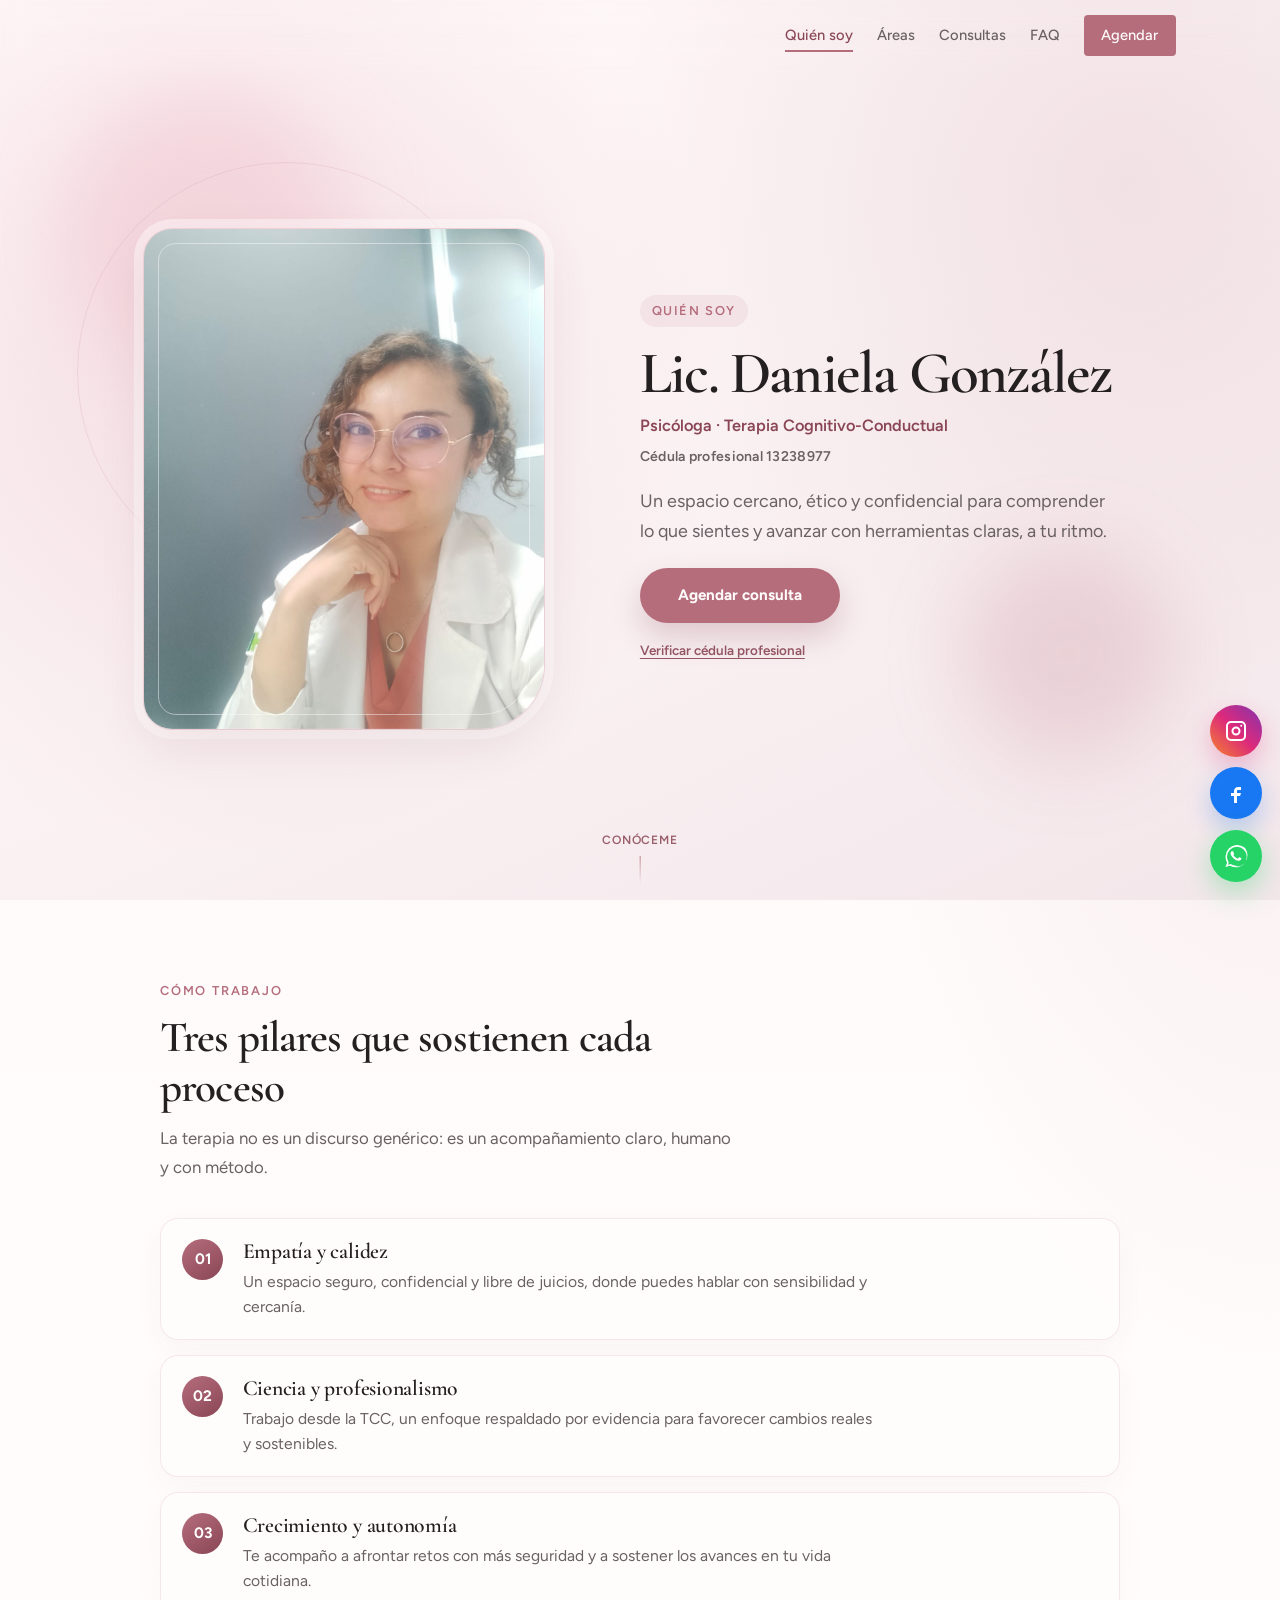
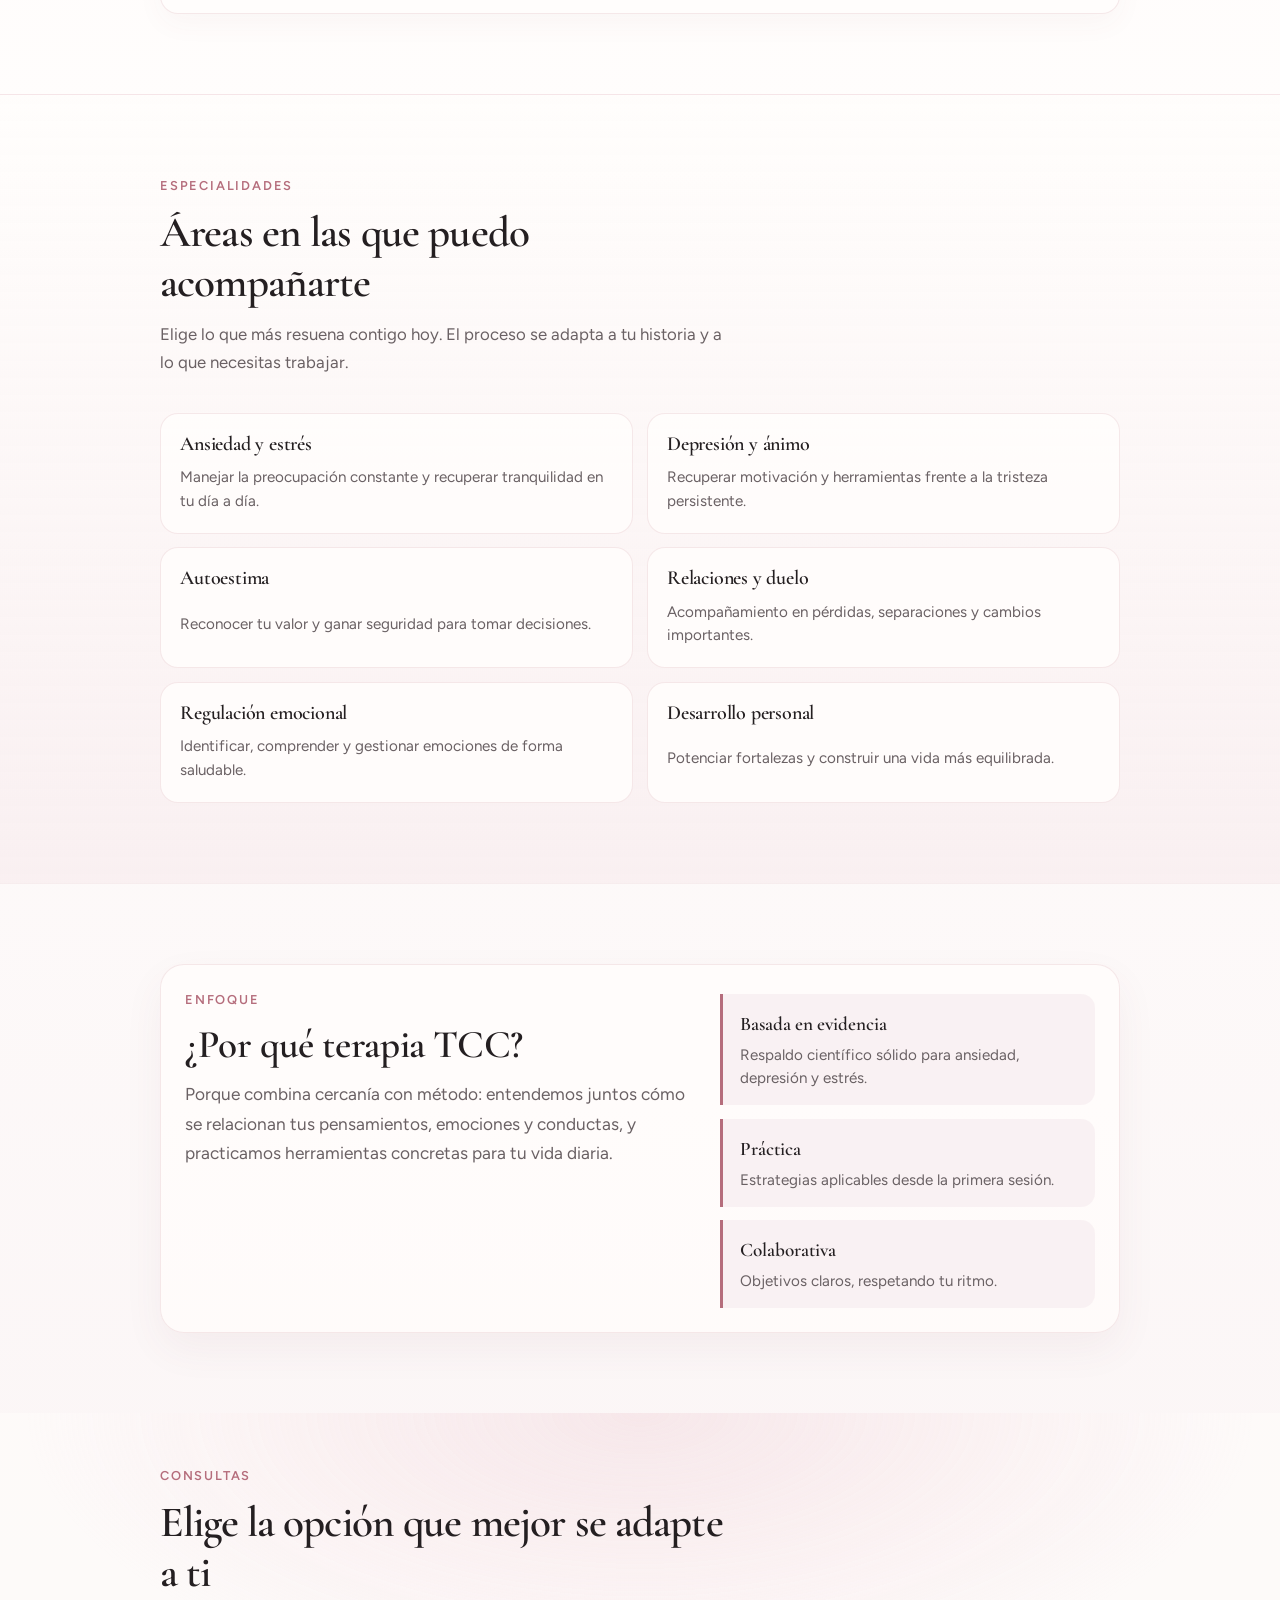
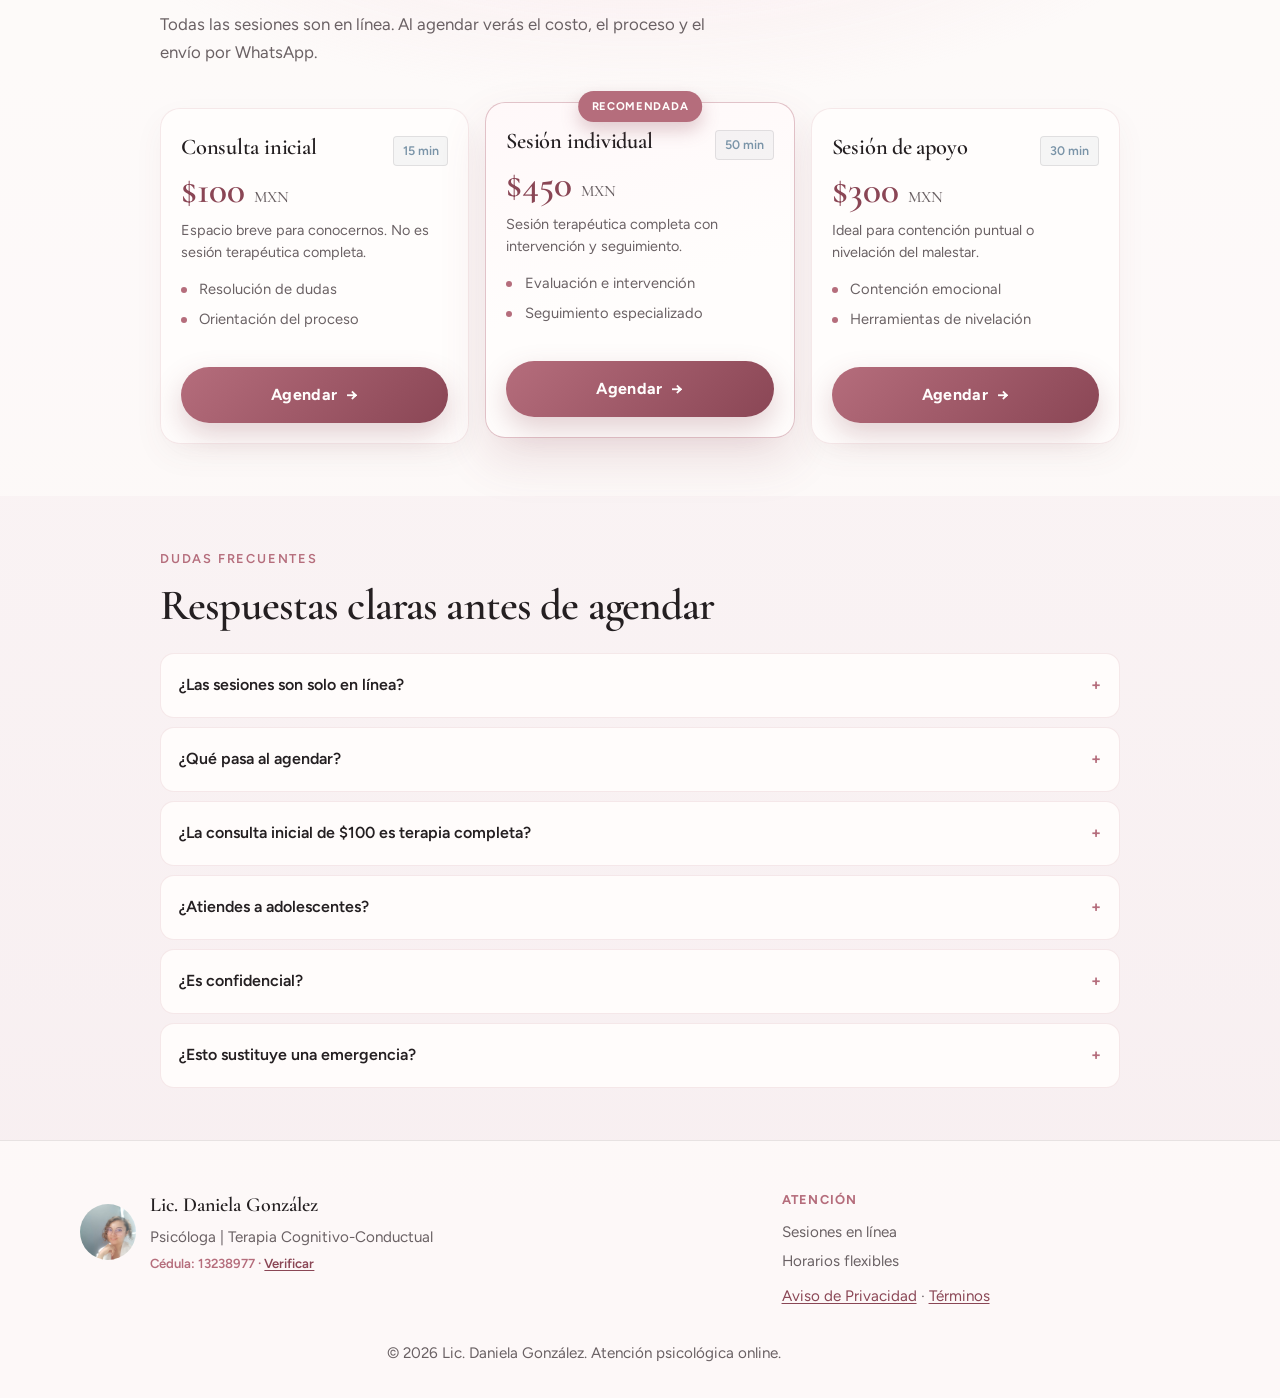
<file: index.html>
<!DOCTYPE html>
<html lang="es">
<head>
  <meta charset="UTF-8" />
  <meta name="viewport" content="width=device-width, initial-scale=1.0" />
  <meta name="description" content="Lic. Daniela González, psicóloga con cédula 13238977. Terapia Cognitivo-Conductual online para adultos y adolescentes. Agenda tu consulta por WhatsApp." />
  <meta name="keywords" content="psicóloga, terapia cognitivo conductual, TCC, ansiedad, depresión, terapia online, México, Daniela González" />
  <meta name="author" content="Lic. Daniela González" />
  <meta name="robots" content="index, follow" />
  <link rel="canonical" href="https://danielagpsico.github.io/DanielaGPsico/" />

  <meta property="og:type" content="website" />
  <meta property="og:locale" content="es_MX" />
  <meta property="og:url" content="https://danielagpsico.github.io/DanielaGPsico/" />
  <meta property="og:title" content="Lic. Daniela González | Psicóloga TCC" />
  <meta property="og:description" content="Acompañamiento psicológico online con Terapia Cognitivo-Conductual. Espacio seguro, confidencial y basado en evidencia." />
  <meta property="og:image" content="https://danielagpsico.github.io/DanielaGPsico/dani2.jpeg" />
  <meta property="og:image:alt" content="Lic. Daniela González, psicóloga" />
  <meta property="og:site_name" content="Lic. Daniela González" />

  <meta name="twitter:card" content="summary_large_image" />
  <meta name="twitter:title" content="Lic. Daniela González | Psicóloga TCC" />
  <meta name="twitter:description" content="Terapia Cognitivo-Conductual online para adultos y adolescentes. Agenda por WhatsApp." />
  <meta name="twitter:image" content="https://danielagpsico.github.io/DanielaGPsico/dani2.jpeg" />

  <meta name="theme-color" content="#b86b7a" />
  <title>Lic. Daniela González | Psicóloga TCC</title>
  <link rel="icon" href="./favicon.svg" type="image/svg+xml" />
  <link rel="apple-touch-icon" href="./dani2.jpeg" />
  <link rel="preconnect" href="https://fonts.googleapis.com" />
  <link rel="preconnect" href="https://fonts.gstatic.com" crossorigin />
  <link rel="dns-prefetch" href="https://wa.me" />
  <link href="https://fonts.googleapis.com/css2?family=Cormorant+Garamond:ital,wght@0,500;0,600;0,700;1,500&family=Figtree:wght@400;500;600;700&display=swap" rel="stylesheet" />
  <link rel="stylesheet" href="./index.css" />
  <link rel="stylesheet" href="./theme.css" />
  <script src="./analytics.js" defer></script>
</head>
<body class="page-home">
  <a class="skip-link" href="#inicio">Saltar al contenido</a>
  <div class="ambient" aria-hidden="true">
    <span class="ambient-orb orb-a"></span>
    <span class="ambient-orb orb-b"></span>
    <span class="ambient-orb orb-c"></span>
  </div>

  <header class="site-header is-hero-mode" id="top">
    <div class="header-inner">
      <a class="brand" href="./index.html#inicio" aria-label="Inicio">
        <span class="brand-photo-slot" aria-hidden="true">
          <img src="./dani2.jpeg" alt="" class="brand-photo" width="44" height="44" />
        </span>
        <span class="brand-text">
          <span class="brand-name">Lic. Daniela González</span>
          <span class="brand-role">Psicóloga | TCC</span>
        </span>
      </a>

      <button class="nav-toggle" type="button" aria-label="Abrir menú" aria-expanded="false" aria-controls="main-nav">
        <span class="nav-toggle-box" aria-hidden="true">
          <span></span><span></span><span></span>
        </span>
      </button>

      <nav class="main-nav" id="main-nav" aria-label="Navegación principal">
        <div class="nav-panel">
          <p class="nav-panel-label">Menú</p>
          <a href="#inicio">Quién soy</a>
          <a href="#especialidades">Áreas</a>
          <a href="#costos">Consultas</a>
          <a href="#faq">FAQ</a>
          <a href="#costos" class="nav-cta">Agendar</a>
        </div>
      </nav>
    </div>
  </header>

  <main>
    <section class="intro-hero panel-screen" id="inicio">
      <div class="intro-bg" aria-hidden="true">
        <span class="intro-glow glow-1"></span>
        <span class="intro-glow glow-2"></span>
        <span class="intro-ring"></span>
      </div>

      <div class="intro-layout">
        <div class="intro-photo" id="introPhoto">
          <div class="intro-photo-frame" id="introPhotoFrame">
            <img src="./dani2.jpeg" alt="Lic. Daniela González, psicóloga" width="640" height="800" fetchpriority="high" decoding="async" id="introPhotoImg" />
          </div>
        </div>

        <div class="intro-copy">
          <p class="eyebrow">Quién soy</p>
          <h1 class="intro-name">Lic. Daniela González</h1>
          <p class="intro-role">Psicóloga · Terapia Cognitivo-Conductual</p>
          <p class="intro-cedula">Cédula profesional 13238977</p>
          <p class="intro-lead">Un espacio cercano, ético y confidencial para comprender lo que sientes y avanzar con herramientas claras, a tu ritmo.</p>
          <div class="intro-actions">
            <a class="btn btn-primary btn-pulse" href="#costos">Agendar consulta</a>
          </div>
          <a class="cedula-inline" href="https://cedulaprofesional.sep.gob.mx/" target="_blank" rel="noopener noreferrer">Verificar cédula profesional</a>
        </div>
      </div>
      <a class="scroll-hint" href="#pilares" aria-label="Ir a la siguiente sección">
        <span>Conóceme</span>
        <span class="scroll-hint-line" aria-hidden="true"></span>
      </a>
    </section>

    <section class="story section-block" id="pilares">
      <div class="content-shell">
        <header class="story-head reveal">
          <p class="eyebrow">Cómo trabajo</p>
          <h2>Tres pilares que sostienen cada proceso</h2>
          <p class="story-lead">La terapia no es un discurso genérico: es un acompañamiento claro, humano y con método.</p>
        </header>

        <ol class="pillar-flow">
          <li class="reveal">
            <span class="pillar-index">01</span>
            <div>
              <h3>Empatía y calidez</h3>
              <p>Un espacio seguro, confidencial y libre de juicios, donde puedes hablar con sensibilidad y cercanía.</p>
            </div>
          </li>
          <li class="reveal">
            <span class="pillar-index">02</span>
            <div>
              <h3>Ciencia y profesionalismo</h3>
              <p>Trabajo desde la TCC, un enfoque respaldado por evidencia para favorecer cambios reales y sostenibles.</p>
            </div>
          </li>
          <li class="reveal">
            <span class="pillar-index">03</span>
            <div>
              <h3>Crecimiento y autonomía</h3>
              <p>Te acompaño a afrontar retos con más seguridad y a sostener los avances en tu vida cotidiana.</p>
            </div>
          </li>
        </ol>
      </div>
    </section>

    <section class="areas section-block band-soft" id="especialidades">
      <div class="content-shell areas-shell">
        <header class="story-head reveal">
          <p class="eyebrow">Especialidades</p>
          <h2>Áreas en las que puedo acompañarte</h2>
          <p class="story-lead">Elige lo que más resuena contigo hoy. El proceso se adapta a tu historia y a lo que necesitas trabajar.</p>
        </header>

        <ul class="area-list">
          <li class="reveal">
            <h3>Ansiedad y estrés</h3>
            <p>Manejar la preocupación constante y recuperar tranquilidad en tu día a día.</p>
          </li>
          <li class="reveal">
            <h3>Depresión y ánimo</h3>
            <p>Recuperar motivación y herramientas frente a la tristeza persistente.</p>
          </li>
          <li class="reveal">
            <h3>Autoestima</h3>
            <p>Reconocer tu valor y ganar seguridad para tomar decisiones.</p>
          </li>
          <li class="reveal">
            <h3>Relaciones y duelo</h3>
            <p>Acompañamiento en pérdidas, separaciones y cambios importantes.</p>
          </li>
          <li class="reveal">
            <h3>Regulación emocional</h3>
            <p>Identificar, comprender y gestionar emociones de forma saludable.</p>
          </li>
          <li class="reveal">
            <h3>Desarrollo personal</h3>
            <p>Potenciar fortalezas y construir una vida más equilibrada.</p>
          </li>
        </ul>
      </div>
    </section>

    <section class="focus section-block" id="tcc">
      <div class="content-shell focus-shell">
        <div class="focus-copy reveal">
          <p class="eyebrow">Enfoque</p>
          <h2>¿Por qué terapia TCC?</h2>
          <p>Porque combina cercanía con método: entendemos juntos cómo se relacionan tus pensamientos, emociones y conductas, y practicamos herramientas concretas para tu vida diaria.</p>
        </div>
        <ul class="focus-points">
          <li class="reveal"><strong>Basada en evidencia</strong><span>Respaldo científico sólido para ansiedad, depresión y estrés.</span></li>
          <li class="reveal"><strong>Práctica</strong><span>Estrategias aplicables desde la primera sesión.</span></li>
          <li class="reveal"><strong>Colaborativa</strong><span>Objetivos claros, respetando tu ritmo.</span></li>
        </ul>
      </div>
    </section>

    <section class="pricing section-block band-rose" id="costos">
      <div class="content-shell">
        <header class="story-head reveal">
          <p class="eyebrow">Consultas</p>
          <h2>Elige la opción que mejor se adapte a ti</h2>
          <p class="story-lead">Todas las sesiones son en línea. Al agendar verás el costo, el proceso y el envío por WhatsApp.</p>
        </header>

        <div class="pricing-grid">
          <article class="price-option reveal">
            <div class="price-top">
              <h3>Consulta inicial</h3>
              <span class="price-time">15 min</span>
            </div>
            <p class="price">$100 <span>MXN</span></p>
            <p class="price-clarify">Espacio breve para conocernos. No es sesión terapéutica completa.</p>
            <ul class="price-features">
              <li>Resolución de dudas</li>
              <li>Orientación del proceso</li>
            </ul>
            <a class="btn-book" href="./agendar.html?servicio=Consulta%20inicial">
              <span>Agendar</span>
              <span class="btn-book-arrow" aria-hidden="true">→</span>
            </a>
          </article>

          <article class="price-option featured reveal">
            <span class="price-ribbon">Recomendada</span>
            <div class="price-top">
              <h3>Sesión individual</h3>
              <span class="price-time">50 min</span>
            </div>
            <p class="price">$450 <span>MXN</span></p>
            <p class="price-clarify">Sesión terapéutica completa con intervención y seguimiento.</p>
            <ul class="price-features">
              <li>Evaluación e intervención</li>
              <li>Seguimiento especializado</li>
            </ul>
            <a class="btn-book" href="./agendar.html?servicio=Sesi%C3%B3n%20individual">
              <span>Agendar</span>
              <span class="btn-book-arrow" aria-hidden="true">→</span>
            </a>
          </article>

          <article class="price-option reveal">
            <div class="price-top">
              <h3>Sesión de apoyo</h3>
              <span class="price-time">30 min</span>
            </div>
            <p class="price">$300 <span>MXN</span></p>
            <p class="price-clarify">Ideal para contención puntual o nivelación del malestar.</p>
            <ul class="price-features">
              <li>Contención emocional</li>
              <li>Herramientas de nivelación</li>
            </ul>
            <a class="btn-book" href="./agendar.html?servicio=Sesi%C3%B3n%20de%20apoyo">
              <span>Agendar</span>
              <span class="btn-book-arrow" aria-hidden="true">→</span>
            </a>
          </article>
        </div>
      </div>
    </section>

    <section class="faq section-block" id="faq">
      <div class="content-shell faq-shell">
        <header class="story-head reveal">
          <p class="eyebrow">Dudas frecuentes</p>
          <h2>Respuestas claras antes de agendar</h2>
        </header>
        <div class="faq-list">
          <details class="faq-item reveal">
            <summary>¿Las sesiones son solo en línea?</summary>
            <p>Sí. Por el momento toda la atención es en línea, desde un lugar cómodo y privado.</p>
          </details>
          <details class="faq-item reveal">
            <summary>¿Qué pasa al agendar?</summary>
            <p>Ves el costo, el proceso resumido y un formulario. Al enviarlo se abre WhatsApp para confirmar tu cita.</p>
          </details>
          <details class="faq-item reveal">
            <summary>¿La consulta inicial de $100 es terapia completa?</summary>
            <p>No. Son 15 minutos para conocernos. La sesión terapéutica completa es de 50 minutos.</p>
          </details>
          <details class="faq-item reveal">
            <summary>¿Atiendes a adolescentes?</summary>
            <p>Sí. Brindo acompañamiento a adultos y adolescentes.</p>
          </details>
          <details class="faq-item reveal">
            <summary>¿Es confidencial?</summary>
            <p>Sí. La información se maneja con ética profesional y confidencialidad.</p>
          </details>
          <details class="faq-item reveal">
            <summary>¿Esto sustituye una emergencia?</summary>
            <p>No. Si hay riesgo inmediato, acude al 911 o a atención presencial urgente.</p>
          </details>
        </div>
      </div>
    </section>
  </main>

  <footer class="footer">
    <div class="footer-inner">
      <div class="footer-brand">
        <img src="./dani2.jpeg" alt="" width="56" height="56" loading="lazy" decoding="async" />
        <div>
          <strong>Lic. Daniela González</strong>
          <p>Psicóloga | Terapia Cognitivo-Conductual</p>
          <p class="footer-cedula">
            Cédula: 13238977 ·
            <a href="https://cedulaprofesional.sep.gob.mx/" target="_blank" rel="noopener noreferrer">Verificar</a>
          </p>
        </div>
      </div>
      <div>
        <h4>Atención</h4>
        <p>Sesiones en línea</p>
        <p>Horarios flexibles</p>
        <p class="footer-legal">
          <a href="./legal.html#aviso">Aviso de Privacidad</a>
          <span aria-hidden="true"> · </span>
          <a href="./legal.html#terminos">Términos</a>
        </p>
      </div>
    </div>
    <p class="copy">© <span id="year"></span> Lic. Daniela González. Atención psicológica online.</p>
  </footer>

  <div class="sticky-cta" id="stickyCta" hidden>
    <a class="btn btn-primary btn-pulse" href="#costos">Agendar consulta</a>
  </div>

  <div class="float-stack" aria-label="Redes sociales">
    <a class="float-btn float-ig" href="https://www.instagram.com/psic.danielagonzalez" target="_blank" rel="noopener noreferrer" aria-label="Instagram de Lic. Daniela González">
      <svg viewBox="0 0 24 24" aria-hidden="true"><path d="M7 2h10a5 5 0 0 1 5 5v10a5 5 0 0 1-5 5H7a5 5 0 0 1-5-5V7a5 5 0 0 1 5-5Zm10 2H7a3 3 0 0 0-3 3v10a3 3 0 0 0 3 3h10a3 3 0 0 0 3-3V7a3 3 0 0 0-3-3Zm-5 3.5A4.5 4.5 0 1 1 7.5 12 4.5 4.5 0 0 1 12 7.5Zm0 2A2.5 2.5 0 1 0 14.5 12 2.5 2.5 0 0 0 12 9.5Zm5.25-3.75a1 1 0 1 1-1 1 1 1 0 0 1 1-1Z"/></svg>
    </a>
    <a class="float-btn float-fb" href="https://www.facebook.com/share/19VUKcSfwq/" target="_blank" rel="noopener noreferrer" aria-label="Facebook de Lic. Daniela González">
      <svg viewBox="0 0 24 24" aria-hidden="true"><path d="M14 9h3V6h-3c-2.2 0-4 1.8-4 4v2H7v3h3v7h3v-7h3.1l.9-3H13v-2c0-.6.4-1 1-1Z"/></svg>
    </a>
    <a class="float-btn float-wa" href="https://wa.me/525534891247?text=Hola%20Daniela%2C%20quiero%20agendar%20una%20consulta%20en%20l%C3%ADnea." target="_blank" rel="noopener" aria-label="Abrir WhatsApp">
      <svg viewBox="0 0 24 24" aria-hidden="true"><path d="M20.5 3.5A11.8 11.8 0 0 0 12.1 1 11.9 11.9 0 0 0 1.5 12.7a11.8 11.8 0 0 0 1.6 6L1.4 23l4.4-1.2a11.9 11.9 0 0 0 5.7 1.5h.1A11.9 11.9 0 0 0 23.4 11.8a11.8 11.8 0 0 0-2.9-8.3Zm-8.4 18.2h-.1a9.9 9.9 0 0 1-5-1.4l-.4-.2-2.6.7.7-2.5-.2-.4a9.8 9.8 0 0 1-1.5-5.2 9.9 9.9 0 0 1 9.9-9.9 9.8 9.8 0 0 1 7 2.9 9.8 9.8 0 0 1 2.9 7 9.9 9.9 0 0 1-9.9 9.9Zm5.4-7.4c-.3-.1-1.7-.9-2-1s-.5-.1-.6.1c-.2.3-.7.9-.9 1.1-.1.2-.3.2-.6.1a8 8 0 0 1-3.9-3.4c-.2-.3 0-.4.1-.5l.3-.4c.1-.1.1-.2.2-.4 0-.1 0-.3-.1-.4-.1-.2-.6-1.4-.8-1.9-.2-.5-.4-.4-.6-.4h-.5c-.2 0-.5.1-.7.3-.2.2-.8.8-.8 2s.9 2.4 1 2.6c.1.2 1.8 2.9 4.5 4.1.6.2 1.1.3 1.5.4.6.2 1.2.2 1.7.1.5-.1 1.7-.7 1.9-1.4.2-.7.2-1.3.1-1.4-.1-.1-.3-.2-.6-.3Z"/></svg>
    </a>
  </div>

  <script src="./app.js"></script>
</body>
</html>
</file>
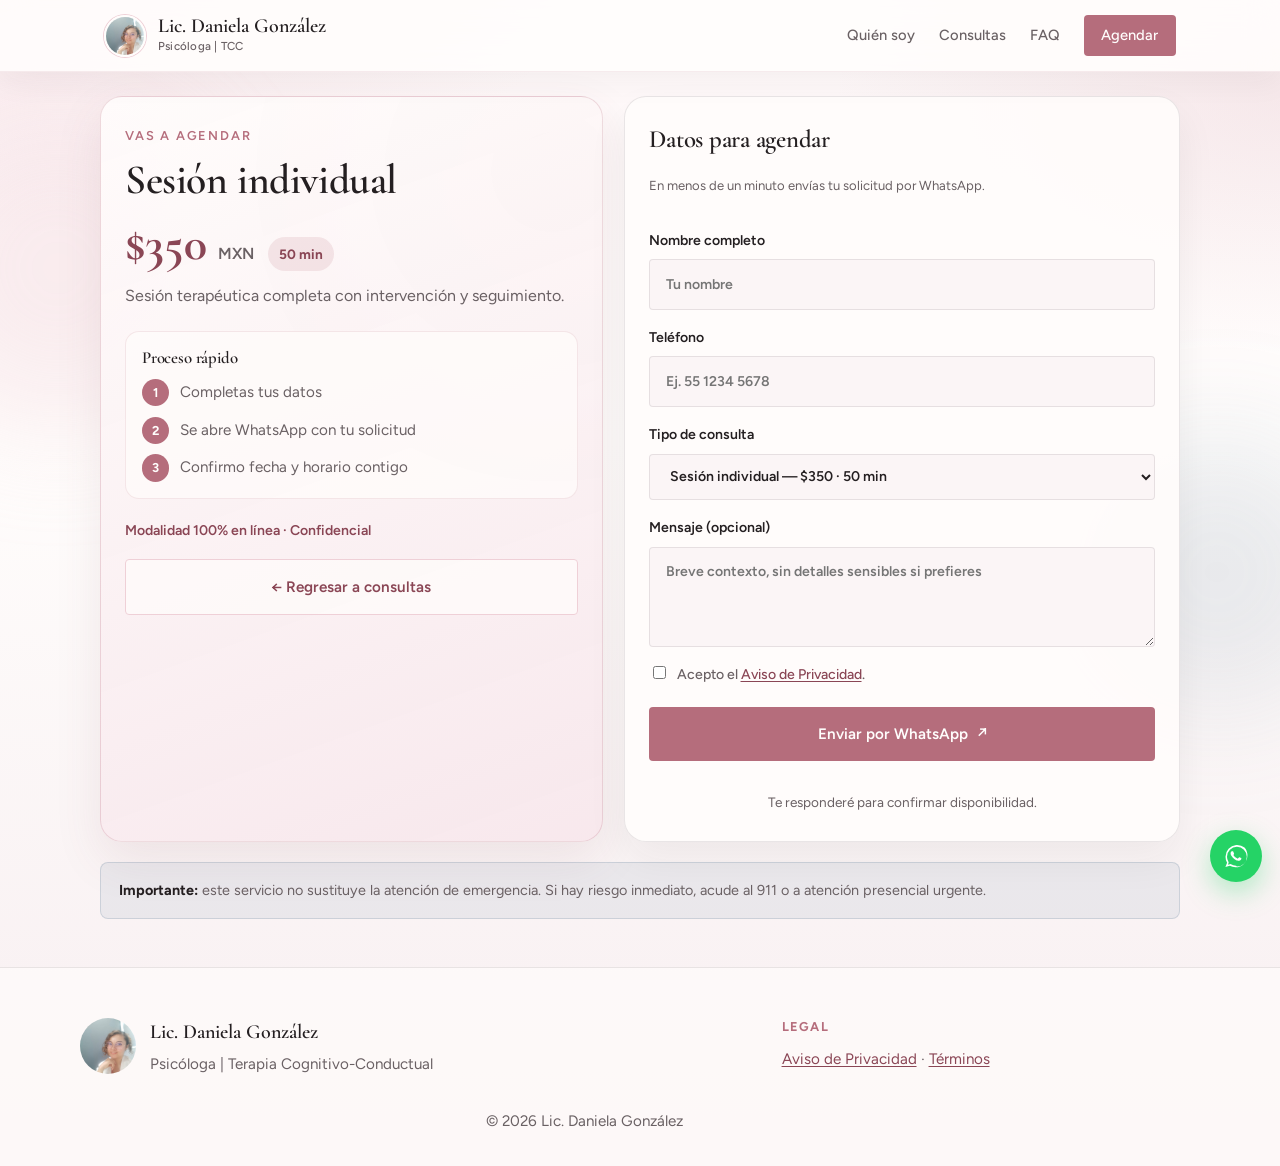
<file: agendar.html>
<!DOCTYPE html>
<html lang="es">
<head>
  <meta charset="UTF-8" />
  <meta name="viewport" content="width=device-width, initial-scale=1.0" />
  <meta name="description" content="Agenda tu consulta psicológica online con la Lic. Daniela González. Revisa costo, proceso y envía tu solicitud por WhatsApp." />
  <meta name="robots" content="index, follow" />
  <link rel="canonical" href="https://danielagpsico.github.io/DanielaGPsico/agendar.html" />
  <meta name="theme-color" content="#b86b7a" />
  <title>Agendar consulta | Lic. Daniela González</title>
  <link rel="icon" href="./favicon.svg" type="image/svg+xml" />
  <link rel="apple-touch-icon" href="./dani2.jpeg" />
  <link rel="preconnect" href="https://fonts.googleapis.com" />
  <link rel="preconnect" href="https://fonts.gstatic.com" crossorigin />
  <link href="https://fonts.googleapis.com/css2?family=Cormorant+Garamond:wght@600;700&family=Figtree:wght@400;500;600;700&display=swap" rel="stylesheet" />
  <link rel="stylesheet" href="./index.css" />
  <link rel="stylesheet" href="./theme.css" />
  <script src="./analytics.js" defer></script>
</head>
<body class="page-booking">
  <a class="skip-link" href="#formulario">Saltar al formulario</a>
  <div class="ambient" aria-hidden="true">
    <span class="ambient-orb orb-a"></span>
    <span class="ambient-orb orb-b"></span>
  </div>

  <header class="site-header is-scrolled" id="top">
    <div class="header-inner">
      <a class="brand" href="./index.html">
        <span class="brand-photo-slot" aria-hidden="true">
          <img src="./dani2.jpeg" alt="" class="brand-photo" width="44" height="44" />
        </span>
        <span class="brand-text">
          <span class="brand-name">Lic. Daniela González</span>
          <span class="brand-role">Psicóloga | TCC</span>
        </span>
      </a>

      <button class="nav-toggle" type="button" aria-label="Abrir menú" aria-expanded="false" aria-controls="main-nav">
        <span class="nav-toggle-box" aria-hidden="true">
          <span></span><span></span><span></span>
        </span>
      </button>

      <nav class="main-nav" id="main-nav" aria-label="Navegación principal">
        <div class="nav-panel">
          <p class="nav-panel-label">Menú</p>
          <a href="./index.html#inicio">Quién soy</a>
          <a href="./index.html#costos">Consultas</a>
          <a href="./index.html#faq">FAQ</a>
          <a href="./index.html#costos" class="nav-cta">Agendar</a>
        </div>
      </nav>
    </div>
  </header>

  <main class="booking-main">
    <div class="book-stage">
      <aside class="book-offer reveal" id="bookOffer" aria-live="polite">
        <p class="eyebrow">Vas a agendar</p>
        <h1 id="servicioNombre">Sesión individual</h1>
        <div class="book-price-row">
          <p class="book-price"><span id="servicioPrecio">$350</span> <small>MXN</small></p>
          <p class="book-duration" id="servicioDuracion">50 min</p>
        </div>
        <p class="book-desc" id="servicioDesc">Sesión terapéutica completa con intervención y seguimiento.</p>

        <div class="book-process">
          <h2>Proceso rápido</h2>
          <ol>
            <li><strong>1</strong><span>Completas tus datos</span></li>
            <li><strong>2</strong><span>Se abre WhatsApp con tu solicitud</span></li>
            <li><strong>3</strong><span>Confirmo fecha y horario contigo</span></li>
          </ol>
        </div>

        <p class="book-note">Modalidad 100% en línea · Confidencial</p>
        <a class="btn btn-soft book-back" href="./index.html#costos">← Regresar a consultas</a>
      </aside>

      <form id="waForm" class="wa-form book-form reveal" novalidate>
        <h2>Datos para agendar</h2>
        <p class="form-hint">En menos de un minuto envías tu solicitud por WhatsApp.</p>
        <p class="form-error" id="formError" hidden role="alert"></p>

        <label>
          Nombre completo
          <input id="nombre" name="nombre" type="text" placeholder="Tu nombre" required autocomplete="name" />
        </label>
        <label>
          Teléfono
          <input id="telefono" name="telefono" type="tel" placeholder="Ej. 55 1234 5678" autocomplete="tel" inputmode="tel" />
        </label>
        <label>
          Tipo de consulta
          <select id="servicio" name="servicio">
            <option value="Consulta inicial" data-precio="$100" data-duracion="15 min" data-desc="Espacio breve para conocernos y resolver dudas. No es una sesión terapéutica completa.">Consulta inicial — $100 · 15 min</option>
            <option value="Sesión individual" data-precio="$350" data-duracion="50 min" data-desc="Sesión terapéutica completa con intervención y seguimiento." selected>Sesión individual — $350 · 50 min</option>
            <option value="Sesión de apoyo" data-precio="$250" data-duracion="30 min" data-desc="Ideal para contención puntual o nivelación del malestar.">Sesión de apoyo — $250 · 30 min</option>
          </select>
        </label>
        <label>
          Mensaje (opcional)
          <textarea id="mensaje" name="mensaje" rows="3" placeholder="Breve contexto, sin detalles sensibles si prefieres"></textarea>
        </label>
        <label class="privacy-check">
          <input id="aceptoPrivacidad" type="checkbox" required />
          <span>Acepto el <a href="./legal.html#aviso" target="_blank" rel="noopener">Aviso de Privacidad</a>.</span>
        </label>
        <button type="submit" class="btn btn-primary btn-block btn-pulse btn-wa">
          <span>Enviar por WhatsApp</span>
          <span class="btn-wa-icon" aria-hidden="true">↗</span>
        </button>
        <p class="book-reassure">Te responderé para confirmar disponibilidad.</p>
      </form>
    </div>

    <aside class="emergency-note book-emergency" role="note">
      <strong>Importante:</strong> este servicio no sustituye la atención de emergencia. Si hay riesgo inmediato, acude al 911 o a atención presencial urgente.
    </aside>
  </main>

  <footer class="footer">
    <div class="footer-inner">
      <div class="footer-brand">
        <img src="./dani2.jpeg" alt="" width="56" height="56" loading="lazy" decoding="async" />
        <div>
          <strong>Lic. Daniela González</strong>
          <p>Psicóloga | Terapia Cognitivo-Conductual</p>
        </div>
      </div>
      <div>
        <h4>Legal</h4>
        <p class="footer-legal">
          <a href="./legal.html#aviso">Aviso de Privacidad</a>
          <span aria-hidden="true"> · </span>
          <a href="./legal.html#terminos">Términos</a>
        </p>
      </div>
    </div>
    <p class="copy">© <span id="year"></span> Lic. Daniela González</p>
  </footer>

  <div class="float-stack" aria-label="WhatsApp">
    <a class="float-btn float-wa" href="https://wa.me/525534891247?text=Hola%20Daniela%2C%20quiero%20agendar%20una%20consulta%20en%20l%C3%ADnea." target="_blank" rel="noopener" aria-label="Abrir WhatsApp">
      <svg viewBox="0 0 24 24" aria-hidden="true"><path d="M20.5 3.5A11.8 11.8 0 0 0 12.1 1 11.9 11.9 0 0 0 1.5 12.7a11.8 11.8 0 0 0 1.6 6L1.4 23l4.4-1.2a11.9 11.9 0 0 0 5.7 1.5h.1A11.9 11.9 0 0 0 23.4 11.8a11.8 11.8 0 0 0-2.9-8.3Zm-8.4 18.2h-.1a9.9 9.9 0 0 1-5-1.4l-.4-.2-2.6.7.7-2.5-.2-.4a9.8 9.8 0 0 1-1.5-5.2 9.9 9.9 0 0 1 9.9-9.9 9.8 9.8 0 0 1 7 2.9 9.8 9.8 0 0 1 2.9 7 9.9 9.9 0 0 1-9.9 9.9Zm5.4-7.4c-.3-.1-1.7-.9-2-1s-.5-.1-.6.1c-.2.3-.7.9-.9 1.1-.1.2-.3.2-.6.1a8 8 0 0 1-3.9-3.4c-.2-.3 0-.4.1-.5l.3-.4c.1-.1.1-.2.2-.4 0-.1 0-.3-.1-.4-.1-.2-.6-1.4-.8-1.9-.2-.5-.4-.4-.6-.4h-.5c-.2 0-.5.1-.7.3-.2.2-.8.8-.8 2s.9 2.4 1 2.6c.1.2 1.8 2.9 4.5 4.1.6.2 1.1.3 1.5.4.6.2 1.2.2 1.7.1.5-.1 1.7-.7 1.9-1.4.2-.7.2-1.3.1-1.4-.1-.1-.3-.2-.6-.3Z"/></svg>
    </a>
  </div>

  <script src="./app.js"></script>
</body>
</html>
</file>
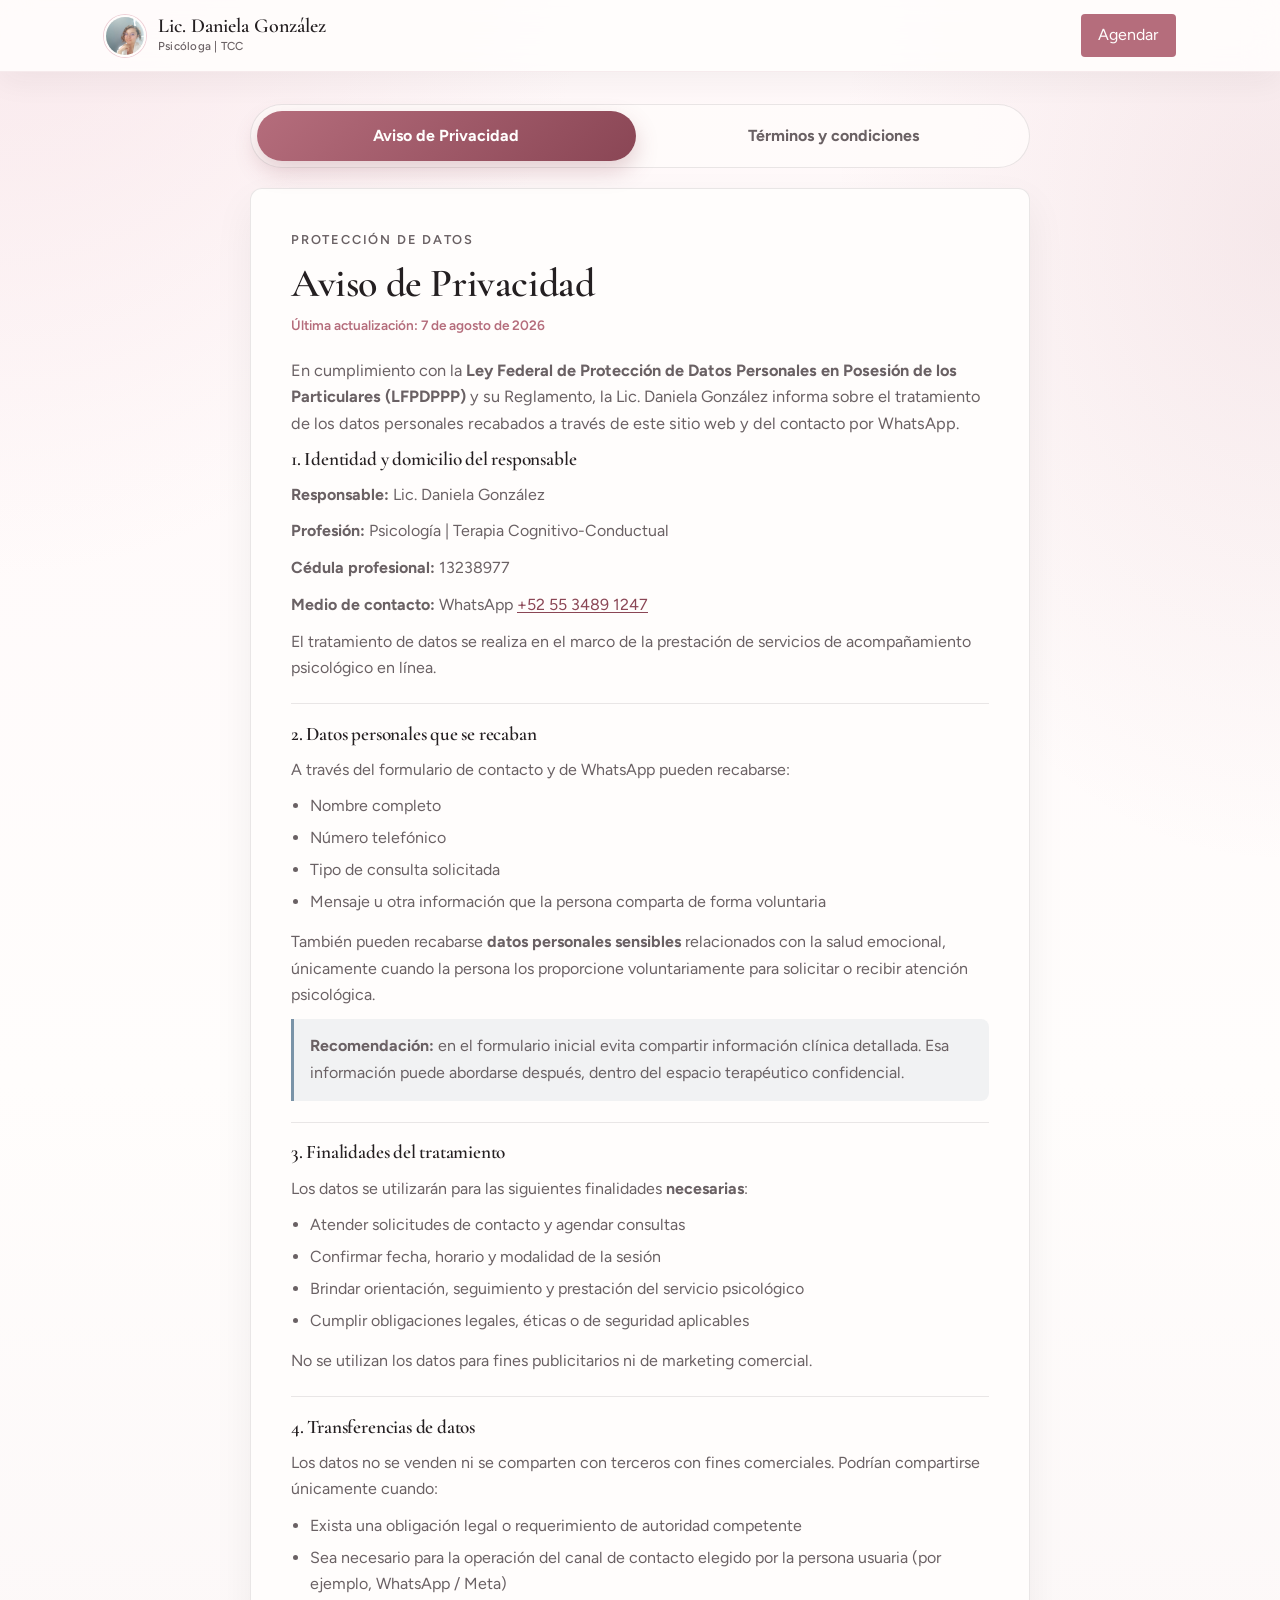
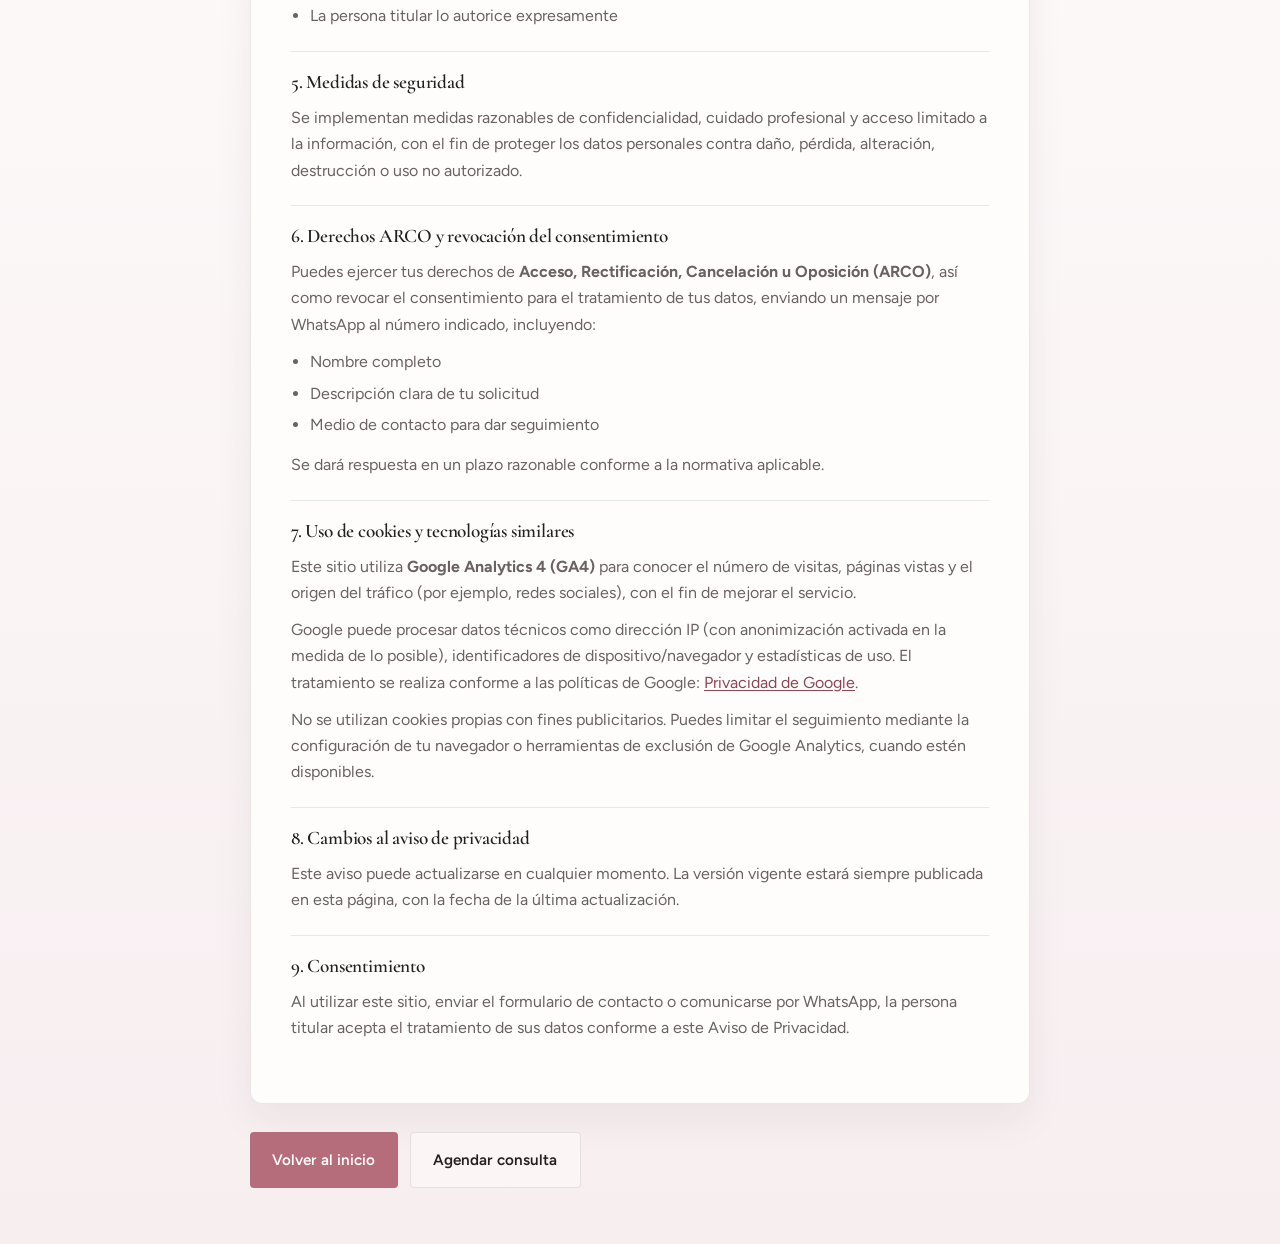
<file: aviso-privacidad.html>
<!DOCTYPE html>
<html lang="es">
<head>
  <meta charset="UTF-8" />
  <meta http-equiv="refresh" content="0; url=./legal.html#aviso" />
  <link rel="canonical" href="./legal.html#aviso" />
  <title>Redirigiendo…</title>
  <script>location.replace('./legal.html#aviso');</script>
</head>
<body>
  <p><a href="./legal.html#aviso">Ir al Aviso de Privacidad</a></p>
</body>
</html>
</file>
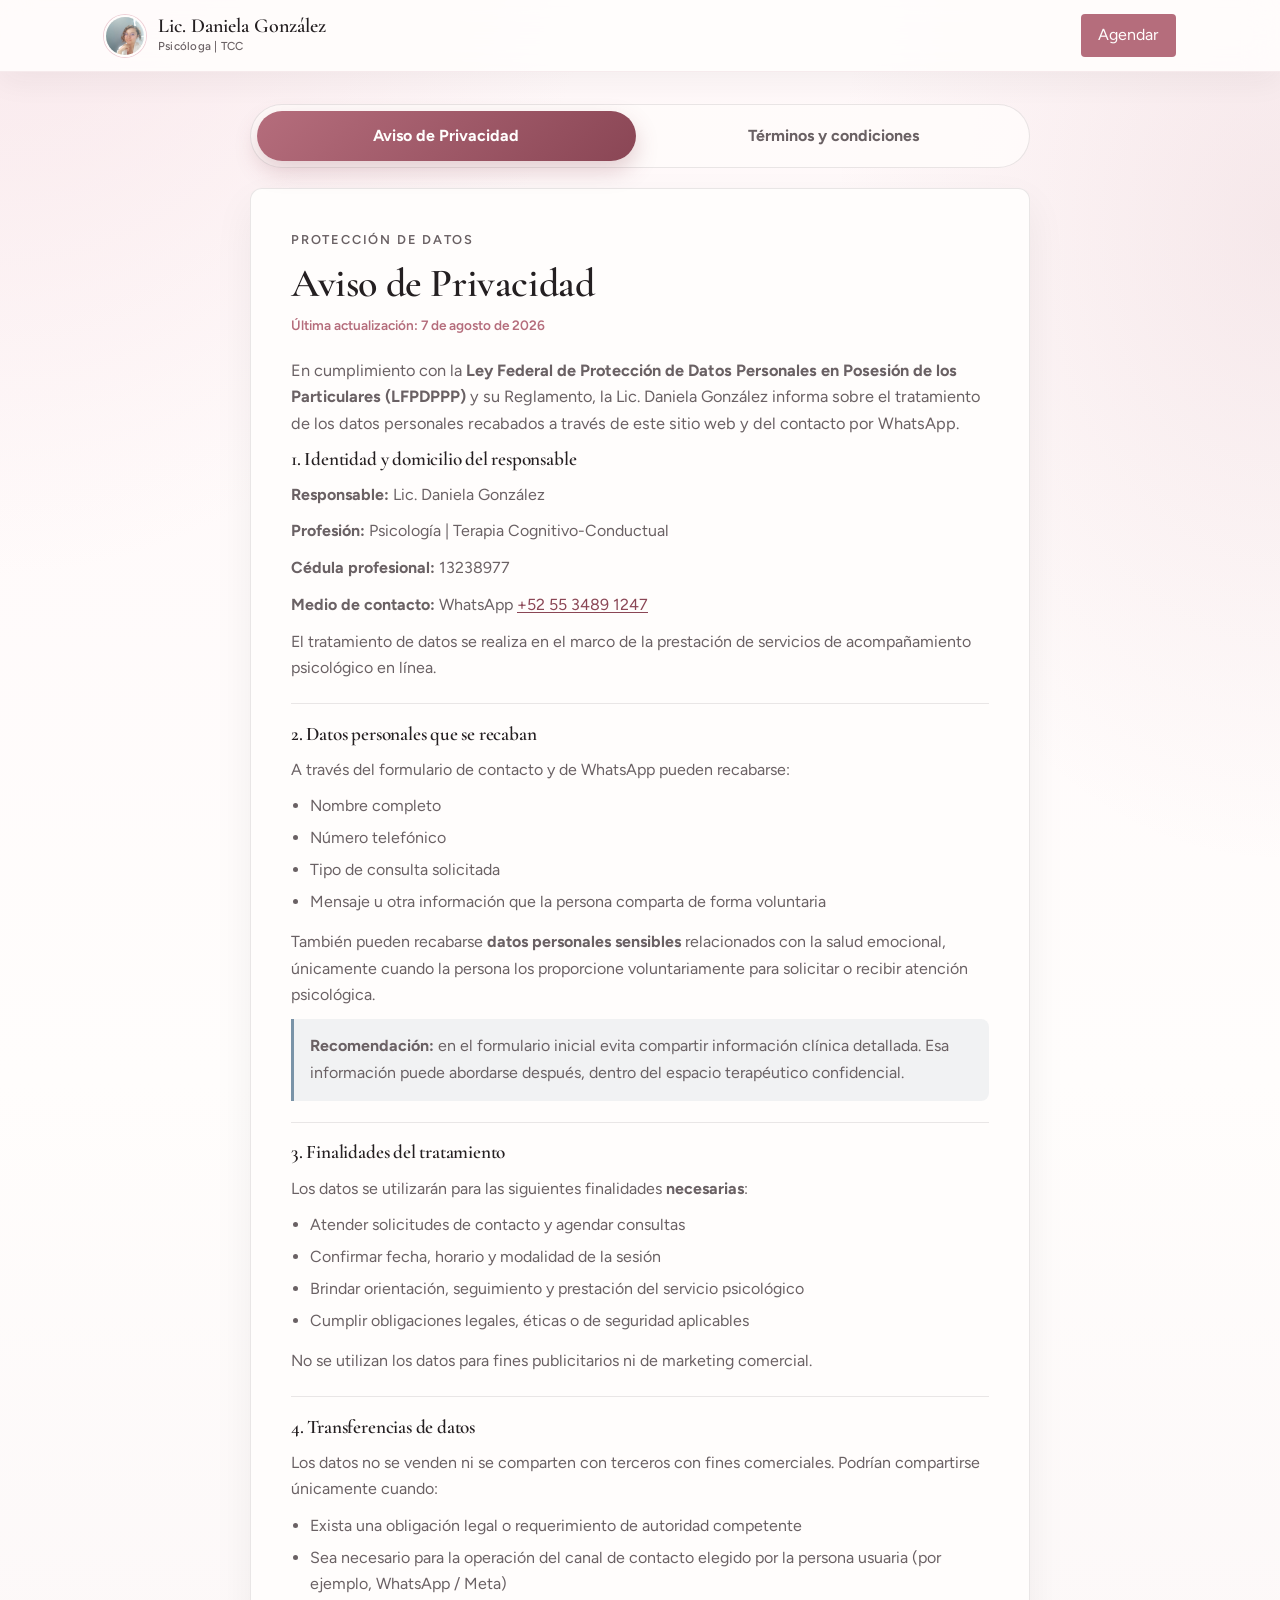
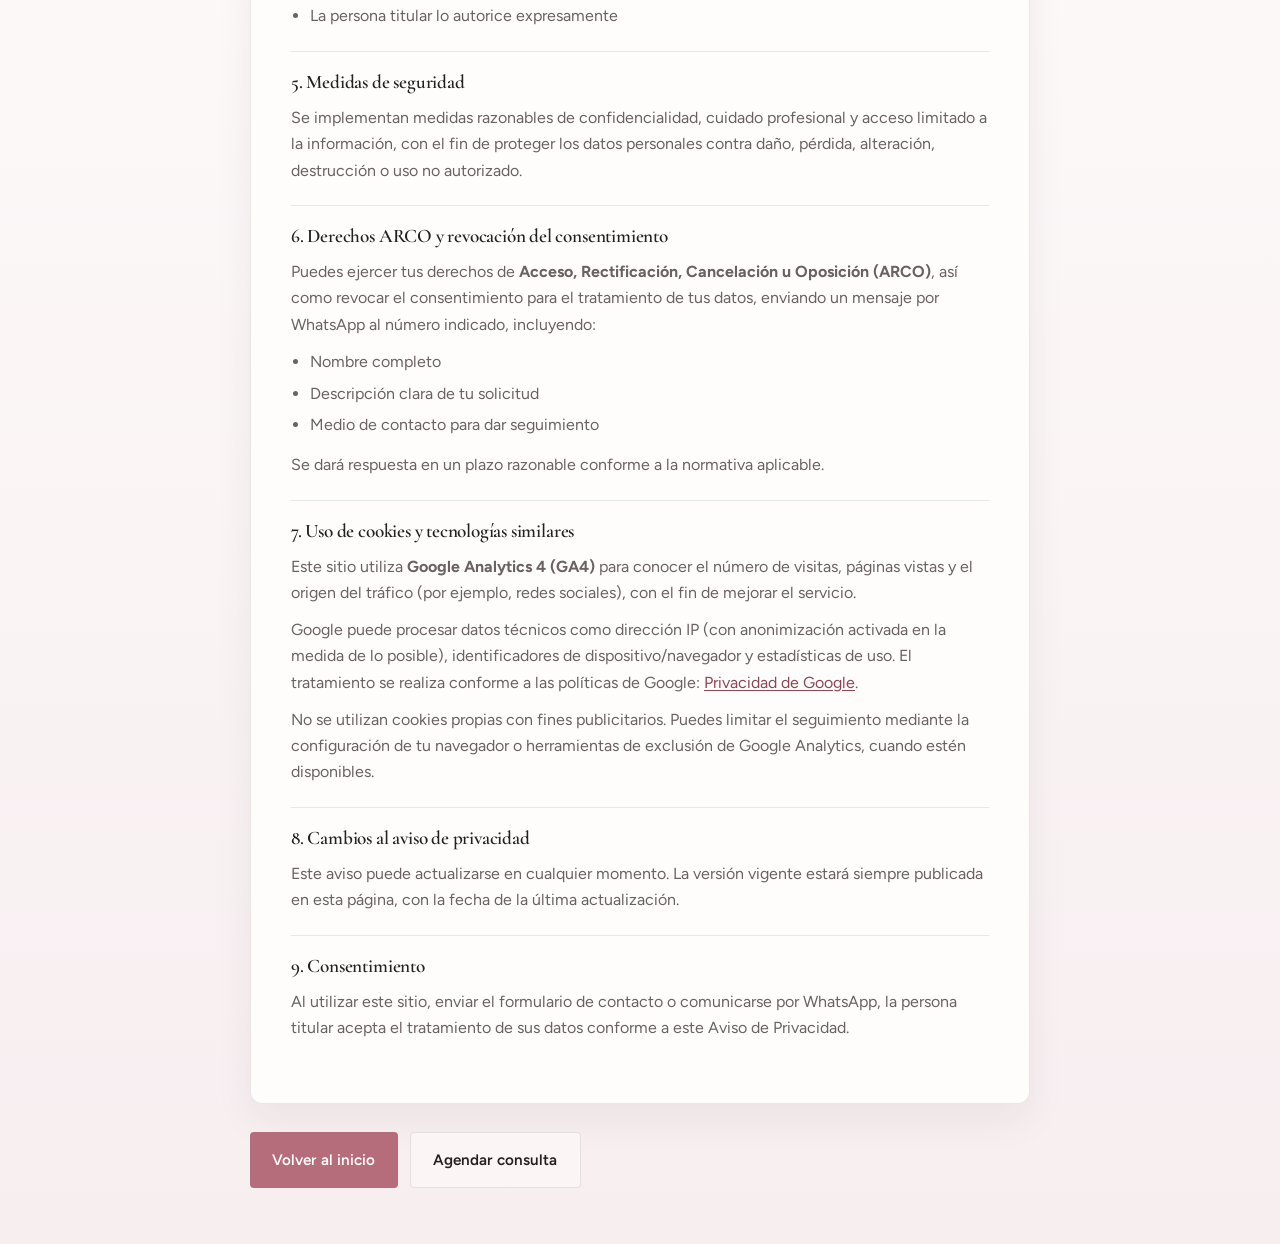
<file: legal.html>
<!DOCTYPE html>
<html lang="es">
<head>
  <meta charset="UTF-8" />
  <meta name="viewport" content="width=device-width, initial-scale=1.0" />
  <meta name="description" content="Aviso de Privacidad y Términos y condiciones de Lic. Daniela González — Psicología TCC." />
  <meta name="robots" content="noindex, follow" />
  <title>Legal | Lic. Daniela González</title>
  <link rel="icon" href="./favicon.svg" type="image/svg+xml" />
  <link rel="preconnect" href="https://fonts.googleapis.com" />
  <link rel="preconnect" href="https://fonts.gstatic.com" crossorigin />
  <link href="https://fonts.googleapis.com/css2?family=Cormorant+Garamond:wght@600;700&family=Figtree:wght@400;500;600;700&display=swap" rel="stylesheet" />
  <link rel="stylesheet" href="./index.css" />
  <link rel="stylesheet" href="./theme.css" />
  <script src="./analytics.js" defer></script>
</head>
<body class="legal-page">
  <header class="site-header is-scrolled">
    <div class="header-inner">
      <a class="brand" href="./index.html">
        <span class="brand-photo-slot" aria-hidden="true">
          <img src="./dani2.jpeg" alt="" class="brand-photo" width="44" height="44" />
        </span>
        <span class="brand-text">
          <span class="brand-name">Lic. Daniela González</span>
          <span class="brand-role">Psicóloga | TCC</span>
        </span>
      </a>
      <a class="nav-cta" href="./index.html#costos">Agendar</a>
    </div>
  </header>

  <main class="legal-main">
    <div class="legal-shell">
      <div class="legal-tabs" role="tablist" aria-label="Documentos legales">
        <button type="button" class="legal-tab is-active" role="tab" id="tab-aviso" aria-controls="panel-aviso" aria-selected="true" data-tab="aviso">Aviso de Privacidad</button>
        <button type="button" class="legal-tab" role="tab" id="tab-terminos" aria-controls="panel-terminos" aria-selected="false" data-tab="terminos">Términos y condiciones</button>
      </div>

      <article class="legal-card legal-panel is-active" id="panel-aviso" role="tabpanel" aria-labelledby="tab-aviso" data-panel="aviso">
        <p class="eyebrow">Protección de datos</p>
        <h1>Aviso de Privacidad</h1>
        <p class="legal-updated">Última actualización: 7 de agosto de 2026</p>

        <p class="legal-lead">
          En cumplimiento con la <strong>Ley Federal de Protección de Datos Personales en Posesión de los Particulares (LFPDPPP)</strong>
          y su Reglamento, la Lic. Daniela González informa sobre el tratamiento de los datos personales recabados a través de este sitio web y del contacto por WhatsApp.
        </p>

        <section class="legal-block">
          <h2>1. Identidad y domicilio del responsable</h2>
          <p><strong>Responsable:</strong> Lic. Daniela González</p>
          <p><strong>Profesión:</strong> Psicología | Terapia Cognitivo-Conductual</p>
          <p><strong>Cédula profesional:</strong> 13238977</p>
          <p><strong>Medio de contacto:</strong> WhatsApp <a href="https://wa.me/525534891247" target="_blank" rel="noopener">+52 55 3489 1247</a></p>
          <p>El tratamiento de datos se realiza en el marco de la prestación de servicios de acompañamiento psicológico en línea.</p>
        </section>

        <section class="legal-block">
          <h2>2. Datos personales que se recaban</h2>
          <p>A través del formulario de contacto y de WhatsApp pueden recabarse:</p>
          <ul>
            <li>Nombre completo</li>
            <li>Número telefónico</li>
            <li>Tipo de consulta solicitada</li>
            <li>Mensaje u otra información que la persona comparta de forma voluntaria</li>
          </ul>
          <p>
            También pueden recabarse <strong>datos personales sensibles</strong> relacionados con la salud emocional,
            únicamente cuando la persona los proporcione voluntariamente para solicitar o recibir atención psicológica.
          </p>
          <p class="legal-tip">
            <strong>Recomendación:</strong> en el formulario inicial evita compartir información clínica detallada.
            Esa información puede abordarse después, dentro del espacio terapéutico confidencial.
          </p>
        </section>

        <section class="legal-block">
          <h2>3. Finalidades del tratamiento</h2>
          <p>Los datos se utilizarán para las siguientes finalidades <strong>necesarias</strong>:</p>
          <ul>
            <li>Atender solicitudes de contacto y agendar consultas</li>
            <li>Confirmar fecha, horario y modalidad de la sesión</li>
            <li>Brindar orientación, seguimiento y prestación del servicio psicológico</li>
            <li>Cumplir obligaciones legales, éticas o de seguridad aplicables</li>
          </ul>
          <p>No se utilizan los datos para fines publicitarios ni de marketing comercial.</p>
        </section>

        <section class="legal-block">
          <h2>4. Transferencias de datos</h2>
          <p>
            Los datos no se venden ni se comparten con terceros con fines comerciales.
            Podrían compartirse únicamente cuando:
          </p>
          <ul>
            <li>Exista una obligación legal o requerimiento de autoridad competente</li>
            <li>Sea necesario para la operación del canal de contacto elegido por la persona usuaria (por ejemplo, WhatsApp / Meta)</li>
            <li>La persona titular lo autorice expresamente</li>
          </ul>
        </section>

        <section class="legal-block">
          <h2>5. Medidas de seguridad</h2>
          <p>
            Se implementan medidas razonables de confidencialidad, cuidado profesional y acceso limitado a la información,
            con el fin de proteger los datos personales contra daño, pérdida, alteración, destrucción o uso no autorizado.
          </p>
        </section>

        <section class="legal-block">
          <h2>6. Derechos ARCO y revocación del consentimiento</h2>
          <p>
            Puedes ejercer tus derechos de <strong>Acceso, Rectificación, Cancelación u Oposición (ARCO)</strong>,
            así como revocar el consentimiento para el tratamiento de tus datos, enviando un mensaje por WhatsApp al número indicado, incluyendo:
          </p>
          <ul>
            <li>Nombre completo</li>
            <li>Descripción clara de tu solicitud</li>
            <li>Medio de contacto para dar seguimiento</li>
          </ul>
          <p>Se dará respuesta en un plazo razonable conforme a la normativa aplicable.</p>
        </section>

        <section class="legal-block">
          <h2>7. Uso de cookies y tecnologías similares</h2>
          <p>
            Este sitio utiliza <strong>Google Analytics 4 (GA4)</strong> para conocer el número de visitas,
            páginas vistas y el origen del tráfico (por ejemplo, redes sociales), con el fin de mejorar el servicio.
          </p>
          <p>
            Google puede procesar datos técnicos como dirección IP (con anonimización activada en la medida de lo posible),
            identificadores de dispositivo/navegador y estadísticas de uso. El tratamiento se realiza conforme a las
            políticas de Google:
            <a href="https://policies.google.com/privacy" target="_blank" rel="noopener noreferrer">Privacidad de Google</a>.
          </p>
          <p>
            No se utilizan cookies propias con fines publicitarios. Puedes limitar el seguimiento mediante la configuración
            de tu navegador o herramientas de exclusión de Google Analytics, cuando estén disponibles.
          </p>
        </section>

        <section class="legal-block">
          <h2>8. Cambios al aviso de privacidad</h2>
          <p>
            Este aviso puede actualizarse en cualquier momento. La versión vigente estará siempre publicada en esta página,
            con la fecha de la última actualización.
          </p>
        </section>

        <section class="legal-block">
          <h2>9. Consentimiento</h2>
          <p>
            Al utilizar este sitio, enviar el formulario de contacto o comunicarse por WhatsApp,
            la persona titular acepta el tratamiento de sus datos conforme a este Aviso de Privacidad.
          </p>
        </section>
      </article>

      <article class="legal-card legal-panel" id="panel-terminos" role="tabpanel" aria-labelledby="tab-terminos" data-panel="terminos" hidden>
        <p class="eyebrow">Condiciones de uso</p>
        <h1>Términos y condiciones</h1>
        <p class="legal-updated">Última actualización: 7 de agosto de 2026</p>

        <p class="legal-lead">
          Estos términos regulan el uso del sitio web informativo y la solicitud de atención psicológica online
          de la Lic. Daniela González.
        </p>

        <section class="legal-block">
          <h2>1. Servicio</h2>
          <p>
            Este sitio informa sobre el servicio de acompañamiento psicológico online de la Lic. Daniela González
            (cédula profesional 13238977), con enfoque en Terapia Cognitivo-Conductual (TCC).
          </p>
        </section>

        <section class="legal-block">
          <h2>2. Modalidad y agendamiento</h2>
          <p>
            La atención se brinda en línea. Enviar el formulario o escribir por WhatsApp no garantiza disponibilidad inmediata.
            La confirmación de fecha y horario se realiza de forma manual.
          </p>
        </section>

        <section class="legal-block">
          <h2>3. Naturaleza del servicio</h2>
          <p>
            La consulta psicológica no sustituye atención médica de urgencia ni servicios de emergencia.
            Si existe riesgo inmediato, se debe acudir al <strong>911</strong> o a atención presencial urgente.
          </p>
        </section>

        <section class="legal-block">
          <h2>4. Precios y sesiones</h2>
          <p>Los precios publicados en el sitio son:</p>
          <ul>
            <li>Consulta inicial (15 min): $100 MXN — espacio breve de orientación, no equivale a una sesión terapéutica completa</li>
            <li>Sesión individual (50 min): $350 MXN</li>
            <li>Sesión de apoyo (30 min): $250 MXN</li>
          </ul>
          <p>Los precios pueden actualizarse; la versión vigente será la publicada en el sitio.</p>
        </section>

        <section class="legal-block">
          <h2>5. Confidencialidad</h2>
          <p>
            La información compartida se maneja bajo principios éticos de confidencialidad,
            con las excepciones que la ley o el deber de cuidado permitan o exijan.
          </p>
        </section>

        <section class="legal-block">
          <h2>6. Datos personales</h2>
          <p>
            El tratamiento de datos personales se rige por el Aviso de Privacidad disponible en esta misma página.
          </p>
        </section>

        <section class="legal-block">
          <h2>7. Contacto</h2>
          <p>Para dudas sobre estos términos: WhatsApp <a href="https://wa.me/525534891247" target="_blank" rel="noopener">+52 55 3489 1247</a>.</p>
        </section>
      </article>

      <div class="legal-actions">
        <a class="btn btn-primary" href="./index.html">Volver al inicio</a>
        <a class="btn btn-legal-secondary" href="./index.html#costos">Agendar consulta</a>
      </div>
    </div>
  </main>

  <script src="./app.js"></script>
</body>
</html>
</file>
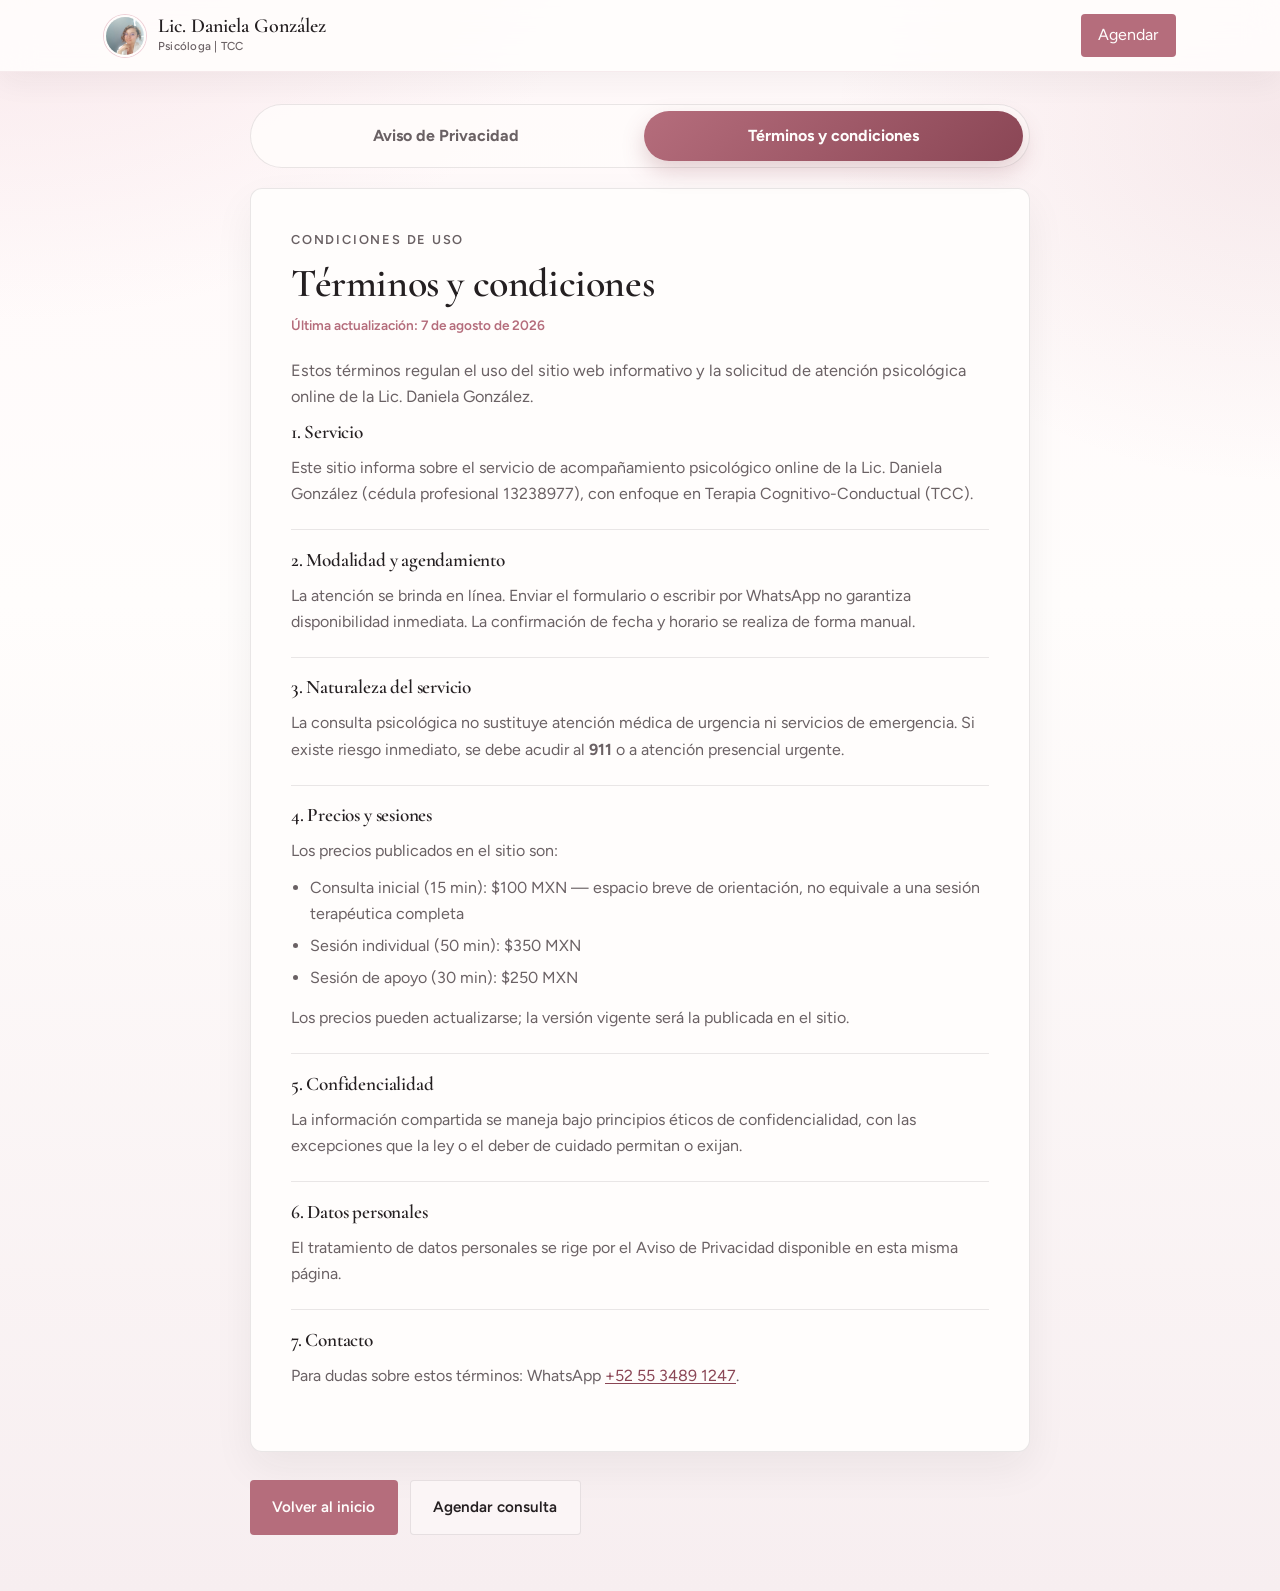
<file: terminos.html>
<!DOCTYPE html>
<html lang="es">
<head>
  <meta charset="UTF-8" />
  <meta http-equiv="refresh" content="0; url=./legal.html#terminos" />
  <link rel="canonical" href="./legal.html#terminos" />
  <title>Redirigiendo…</title>
  <script>location.replace('./legal.html#terminos');</script>
</head>
<body>
  <p><a href="./legal.html#terminos">Ir a Términos y condiciones</a></p>
</body>
</html>
</file>
<file: index.css>
:root {
  --rose: #b86b7a;
  --rose-deep: #8f4a58;
  --rose-soft: #e8c4cb;
  --blue-mist: #7a94a8;
  --ink: #2a2426;
  --ink-soft: #5c5356;
  --paper: #f7f3f1;
  --paper-deep: #ebe4e0;
  --white: #fffcfb;
  --line: rgba(42, 36, 38, 0.12);
  --font-display: "Cormorant Garamond", Georgia, serif;
  --font-body: "Figtree", "Segoe UI", sans-serif;
  --ease: cubic-bezier(0.22, 1, 0.36, 1);
  --header-h: 72px;
}

*,
*::before,
*::after {
  box-sizing: border-box;
}

html {
  scroll-behavior: smooth;
  scroll-padding-top: var(--header-h);
}

body {
  margin: 0;
  font-family: var(--font-body);
  color: var(--ink);
  background:
    radial-gradient(ellipse 80% 50% at 10% 0%, rgba(232, 196, 203, 0.35), transparent 55%),
    radial-gradient(ellipse 60% 40% at 90% 20%, rgba(184, 107, 122, 0.16), transparent 50%),
    linear-gradient(180deg, #fff6f8 0%, #fffcfb 42%, #f7ecef 100%);
  background-attachment: fixed;
  line-height: 1.65;
  overflow-x: hidden;
  -webkit-font-smoothing: antialiased;
}

img {
  display: block;
  max-width: 100%;
  height: auto;
}

a {
  color: inherit;
  text-decoration: none;
}

button,
input,
select,
textarea {
  font: inherit;
  color: inherit;
}

h1, h2, h3 {
  font-family: var(--font-display);
  font-weight: 600;
  line-height: 1.15;
  letter-spacing: -0.01em;
}

.eyebrow {
  margin: 0 0 0.75rem;
  font-size: 0.8rem;
  font-weight: 600;
  letter-spacing: 0.14em;
  text-transform: uppercase;
  color: var(--rose);
}

.section-intro {
  max-width: 36rem;
  margin: 0 auto 2.75rem;
  text-align: center;
}

.section-intro h2 {
  margin: 0;
  font-size: clamp(2rem, 4vw, 2.75rem);
}

.section-note {
  margin: 0.75rem 0 0;
  color: var(--ink-soft);
  font-size: 0.95rem;
}

/* Ã¢ÂÂÃ¢ÂÂ Ambient Ã¢ÂÂÃ¢ÂÂ */
.ambient {
  position: fixed;
  inset: 0;
  z-index: 0;
  pointer-events: none;
  overflow: hidden;
}

.ambient-orb {
  position: absolute;
  border-radius: 50%;
  filter: blur(60px);
  opacity: 0.35;
  will-change: transform;
}

.orb-a {
  width: 320px;
  height: 320px;
  top: 12%;
  left: -8%;
  background: var(--rose-soft);
  animation: driftA 18s ease-in-out infinite alternate;
}

.orb-b {
  width: 280px;
  height: 280px;
  top: 48%;
  right: -6%;
  background: rgba(122, 148, 168, 0.45);
  animation: driftB 22s ease-in-out infinite alternate;
}

.orb-c {
  width: 200px;
  height: 200px;
  bottom: 8%;
  left: 30%;
  background: rgba(184, 107, 122, 0.25);
  animation: driftC 16s ease-in-out infinite alternate;
}

/* Ã¢ÂÂÃ¢ÂÂ Header Ã¢ÂÂÃ¢ÂÂ */
.site-header {
  position: fixed;
  inset: 0 0 auto;
  z-index: 100;
  height: var(--header-h);
  background: rgba(247, 243, 241, 0.78);
  backdrop-filter: blur(14px);
  border-bottom: 1px solid transparent;
  transition: background 0.35s var(--ease), border-color 0.35s var(--ease), box-shadow 0.35s var(--ease);
}

.site-header.is-scrolled {
  background: rgba(255, 252, 251, 0.92);
  border-bottom-color: var(--line);
  box-shadow: 0 8px 28px rgba(42, 36, 38, 0.06);
}

.header-inner {
  max-width: 1120px;
  height: 100%;
  margin: 0 auto;
  padding: 0 1.5rem;
  display: flex;
  align-items: center;
  justify-content: space-between;
  gap: 1rem;
}

.brand {
  display: flex;
  align-items: center;
  gap: 0.75rem;
  z-index: 120;
  position: relative;
  min-height: 44px;
}

.brand-photo-slot {
  display: grid;
  place-items: center;
  width: 42px;
  height: 42px;
  flex-shrink: 0;
}

.brand-photo {
  width: 42px;
  height: 42px;
  border-radius: 50%;
  object-fit: cover;
  object-position: center 15%;
  border: 2px solid var(--white);
  box-shadow: 0 0 0 1px var(--rose-soft);
  transition: transform 0.55s var(--ease), opacity 0.55s ease, visibility 0.55s;
}

.brand:hover .brand-photo {
  transform: scale(1.06);
}

.brand-text {
  display: flex;
  flex-direction: column;
  gap: 0.05rem;
  max-width: 220px;
  opacity: 1;
  transform: translateX(0);
  transition: opacity 0.55s ease, transform 0.55s var(--ease), max-width 0.55s var(--ease);
  overflow: hidden;
  white-space: nowrap;
}

.brand-name {
  font-family: var(--font-display);
  font-size: 1.25rem;
  font-weight: 600;
  line-height: 1.1;
}

.brand-role {
  font-size: 0.72rem;
  font-weight: 500;
  color: var(--ink-soft);
  letter-spacing: 0.02em;
}

/* Home: menÃÂº limpio arriba; al scrollear aparece foto + nombre con fade suave */
.page-home .site-header.is-hero-mode {
  background: transparent;
  border-bottom-color: transparent;
  box-shadow: none;
}

.page-home .site-header.is-hero-mode .brand-text {
  opacity: 0;
  max-width: 0;
  transform: translateX(-6px);
  pointer-events: none;
}

.page-home .site-header.is-hero-mode .brand-photo {
  opacity: 0;
  visibility: hidden;
  transform: scale(0.92);
}

.page-home.is-brand-docked .brand-photo {
  opacity: 1;
  visibility: visible;
  transform: scale(1);
}

.page-home.is-brand-docked .brand-text {
  opacity: 1;
  max-width: 220px;
  transform: translateX(0);
}

.main-nav {
  display: flex;
  align-items: center;
  gap: 1.5rem;
}

.nav-panel {
  display: contents;
}

.nav-panel-label {
  display: none;
}

.main-nav a {
  position: relative;
  font-size: 0.92rem;
  font-weight: 500;
  color: var(--ink-soft);
  transition: color 0.2s ease;
}

.main-nav a:not(.nav-cta)::after {
  content: "";
  position: absolute;
  left: 0;
  bottom: -4px;
  width: 100%;
  height: 1.5px;
  background: var(--rose);
  transform: scaleX(0);
  transform-origin: left;
  transition: transform 0.3s var(--ease);
}

.main-nav a:not(.nav-cta):hover {
  color: var(--rose-deep);
}

.main-nav a:not(.nav-cta):hover::after {
  transform: scaleX(1);
}

.nav-cta {
  padding: 0.55rem 1.1rem;
  border-radius: 4px;
  background: var(--rose);
  color: var(--white) !important;
  transition: background 0.2s ease, transform 0.2s ease, box-shadow 0.25s ease;
}

.nav-cta:hover {
  background: var(--rose-deep);
  transform: translateY(-1px);
  box-shadow: 0 8px 20px rgba(143, 74, 88, 0.25);
}

.nav-toggle {
  display: none;
  width: 46px;
  height: 46px;
  padding: 0;
  border: 1px solid transparent;
  border-radius: 8px;
  background: transparent;
  cursor: pointer;
  position: relative;
  z-index: 120;
  align-items: center;
  justify-content: center;
  transition: background 0.25s ease, border-color 0.25s ease;
}

.nav-toggle-box {
  display: flex;
  flex-direction: column;
  justify-content: space-between;
  width: 22px;
  height: 16px;
}

.nav-toggle span {
  display: block;
  width: 22px;
  height: 2px;
  margin: 0;
  border-radius: 2px;
  background: var(--ink);
  transition: transform 0.35s var(--ease), opacity 0.2s ease, width 0.25s ease;
  transform-origin: center;
}

.nav-toggle:hover {
  background: rgba(184, 107, 122, 0.08);
  border-color: var(--line);
}

.site-header.is-nav-open .nav-toggle,
.nav-toggle[aria-expanded="true"] {
  background: rgba(184, 107, 122, 0.1);
  border-color: var(--rose-soft);
}

.nav-toggle[aria-expanded="true"] span:nth-child(1) {
  transform: translateY(7px) rotate(45deg);
}

.nav-toggle[aria-expanded="true"] span:nth-child(2) {
  opacity: 0;
  width: 0;
}

.nav-toggle[aria-expanded="true"] span:nth-child(3) {
  transform: translateY(-7px) rotate(-45deg);
}

body.is-nav-open {
  overflow: hidden;
}

/* Ã¢ÂÂÃ¢ÂÂ Hero Ã¢ÂÂÃ¢ÂÂ */
.hero {
  position: relative;
  z-index: 1;
  min-height: 100svh;
  display: flex;
  align-items: flex-end;
  overflow: hidden;
  color: var(--white);
}

.hero-media {
  position: absolute;
  inset: 0;
  z-index: 0;
}

.hero-photo {
  width: 100%;
  height: 100%;
  object-fit: cover;
  object-position: center center;
  transform: scale(1.08);
  animation: heroZoom 16s var(--ease) forwards;
}

.hero-veil {
  position: absolute;
  inset: 0;
  background:
    linear-gradient(100deg, rgba(42, 36, 38, 0.82) 0%, rgba(42, 36, 38, 0.5) 48%, rgba(42, 36, 38, 0.25) 100%),
    linear-gradient(0deg, rgba(42, 36, 38, 0.78) 0%, transparent 48%);
}

.hero-content {
  position: relative;
  z-index: 1;
  width: min(1120px, 100%);
  margin: 0 auto;
  padding: calc(var(--header-h) + 3.5rem) 1.5rem 5.5rem;
  max-width: 38rem;
  margin-left: max(1.5rem, calc((100% - 1120px) / 2 + 1.5rem));
}

.hero-brand {
  margin: 0 0 0.35rem;
  font-family: var(--font-display);
  font-size: clamp(2.35rem, 5.5vw, 3.5rem);
  font-weight: 600;
  line-height: 1.05;
  letter-spacing: -0.02em;
  animation: heroIn 0.9s var(--ease) 0.1s both;
}

.hero-role {
  margin: 0 0 0.4rem;
  font-size: 1rem;
  font-weight: 500;
  color: rgba(255, 252, 251, 0.9);
  animation: heroIn 0.9s var(--ease) 0.22s both;
}

.hero-cedula {
  margin: 0 0 1.15rem;
  display: inline-flex;
  flex-wrap: wrap;
  align-items: center;
  gap: 0.55rem 0.85rem;
  padding: 0.3rem 0.7rem;
  border: 1px solid rgba(255, 252, 251, 0.28);
  border-radius: 4px;
  font-size: 0.82rem;
  font-weight: 600;
  letter-spacing: 0.04em;
  color: rgba(255, 252, 251, 0.82);
  animation: heroIn 0.9s var(--ease) 0.32s both;
}

.cedula-link {
  color: #fff;
  text-decoration: underline;
  text-underline-offset: 3px;
  font-weight: 700;
}

.cedula-link:hover {
  color: var(--rose-soft);
}

.hero-content h1 {
  margin: 0 0 1.25rem;
  font-family: var(--font-body);
  font-size: clamp(1.05rem, 2.1vw, 1.2rem);
  font-weight: 500;
  line-height: 1.5;
  color: rgba(255, 252, 251, 0.9);
  max-width: 38ch;
  animation: heroIn 0.9s var(--ease) 0.42s both;
}

.hero-tags {
  display: flex;
  flex-wrap: wrap;
  gap: 0.45rem;
  margin: 0 0 1.75rem;
  animation: heroIn 0.9s var(--ease) 0.52s both;
}

.hero-tags span {
  padding: 0.35rem 0.7rem;
  border: 1px solid rgba(255, 252, 251, 0.28);
  border-radius: 4px;
  font-size: 0.78rem;
  font-weight: 600;
  letter-spacing: 0.03em;
  color: rgba(255, 252, 251, 0.88);
  background: rgba(255, 252, 251, 0.06);
  backdrop-filter: blur(6px);
  transition: background 0.25s ease, border-color 0.25s ease, transform 0.25s var(--ease);
}

.hero-tags span:hover {
  background: rgba(255, 252, 251, 0.14);
  border-color: rgba(255, 252, 251, 0.5);
  transform: translateY(-2px);
}

.hero-actions {
  display: flex;
  flex-wrap: wrap;
  gap: 0.75rem;
  animation: heroIn 0.9s var(--ease) 0.62s both;
}

.hero-scroll {
  position: absolute;
  bottom: 1.5rem;
  left: 50%;
  z-index: 2;
  width: 28px;
  height: 44px;
  border: 1.5px solid rgba(255, 252, 251, 0.45);
  border-radius: 14px;
  transform: translateX(-50%);
  display: grid;
  place-items: start center;
  padding-top: 8px;
  animation: heroIn 1s var(--ease) 1s both;
}

.hero-scroll span {
  width: 4px;
  height: 8px;
  border-radius: 2px;
  background: rgba(255, 252, 251, 0.85);
  animation: scrollPulse 1.8s ease-in-out infinite;
}

/* Ã¢ÂÂÃ¢ÂÂ Buttons Ã¢ÂÂÃ¢ÂÂ */
.btn {
  display: inline-flex;
  align-items: center;
  justify-content: center;
  gap: 0.5rem;
  padding: 0.9rem 1.4rem;
  border: 0;
  border-radius: 4px;
  font-weight: 600;
  font-size: 0.95rem;
  cursor: pointer;
  transition: background 0.25s ease, color 0.25s ease, transform 0.25s var(--ease), border-color 0.25s ease, box-shadow 0.25s ease;
}

.btn:hover {
  transform: translateY(-2px);
}

.btn-primary {
  background: var(--rose);
  color: var(--white);
}

.btn-primary:hover {
  background: var(--rose-deep);
  box-shadow: 0 12px 28px rgba(143, 74, 88, 0.3);
}

.btn-ghost {
  background: transparent;
  color: var(--white);
  border: 1.5px solid rgba(255, 252, 251, 0.45);
}

.btn-ghost:hover {
  background: rgba(255, 252, 251, 0.1);
  border-color: rgba(255, 252, 251, 0.8);
}

.btn-block {
  width: 100%;
}

/* Ã¢ÂÂÃ¢ÂÂ About Ã¢ÂÂÃ¢ÂÂ */
.about {
  position: relative;
  z-index: 1;
  padding: clamp(4rem, 10vw, 7rem) 1.5rem;
}

.about-layout {
  max-width: 1120px;
  margin: 0 auto;
  display: grid;
  grid-template-columns: minmax(0, 0.9fr) minmax(0, 1.1fr);
  gap: clamp(2rem, 6vw, 4.5rem);
  align-items: center;
}

.about-portrait {
  position: relative;
  aspect-ratio: 1;
  max-width: 420px;
  margin: 0 auto;
}

.about-portrait::before {
  content: "";
  position: absolute;
  inset: -10px;
  border-radius: 50%;
  border: 1px solid var(--rose-soft);
  animation: ringPulse 4s ease-in-out infinite;
}

.about-portrait::after {
  content: "";
  position: absolute;
  inset: -22px;
  border-radius: 50%;
  border: 1px dashed rgba(184, 107, 122, 0.28);
  animation: ringSpin 28s linear infinite;
}

.about-portrait img {
  width: 100%;
  height: 100%;
  object-fit: cover;
  object-position: center 15%;
  border-radius: 50%;
  transition: transform 0.7s var(--ease);
}

.about-portrait:hover img {
  transform: scale(1.03);
}

.portrait-badge {
  position: absolute;
  left: 50%;
  bottom: -0.5rem;
  transform: translateX(-50%);
  width: min(92%, 280px);
  padding: 0.75rem 1rem;
  background: var(--white);
  border: 1px solid var(--line);
  border-radius: 8px;
  text-align: center;
  box-shadow: 0 14px 32px rgba(42, 36, 38, 0.08);
  animation: badgeFloat 4.5s ease-in-out infinite;
}

.portrait-badge strong {
  display: block;
  font-family: var(--font-display);
  font-size: 1.05rem;
  font-weight: 600;
  line-height: 1.2;
}

.portrait-badge span {
  display: block;
  margin-top: 0.2rem;
  font-size: 0.75rem;
  color: var(--ink-soft);
  font-weight: 500;
}

.about-copy h2 {
  margin: 0 0 1rem;
  font-size: clamp(1.85rem, 3.5vw, 2.5rem);
}

.about-copy > p {
  margin: 0 0 1.25rem;
  color: var(--ink-soft);
  font-size: 1.05rem;
}

.about-list {
  margin: 0;
  padding: 0;
  list-style: none;
  display: grid;
  gap: 0.65rem;
}

.about-list li {
  position: relative;
  padding: 0.55rem 0.75rem 0.55rem 1.55rem;
  color: var(--ink-soft);
  font-weight: 500;
  border-radius: 6px;
  transition: background 0.25s ease, transform 0.25s var(--ease), color 0.25s ease;
}

.about-list li::before {
  content: "";
  position: absolute;
  left: 0.55rem;
  top: 50%;
  width: 8px;
  height: 8px;
  border-radius: 50%;
  background: var(--rose);
  transform: translateY(-50%);
  transition: transform 0.25s var(--ease);
}

.about-list li:hover {
  background: rgba(184, 107, 122, 0.08);
  color: var(--ink);
  transform: translateX(4px);
}

.about-list li:hover::before {
  transform: translateY(-50%) scale(1.25);
}

/* Ã¢ÂÂÃ¢ÂÂ Approach Ã¢ÂÂÃ¢ÂÂ */
.approach {
  position: relative;
  z-index: 1;
  padding: clamp(3.5rem, 8vw, 6rem) 1.5rem;
  background:
    linear-gradient(180deg, transparent, rgba(122, 148, 168, 0.08) 40%, transparent);
}

.approach-list {
  max-width: 1120px;
  margin: 0 auto;
  padding: 0;
  list-style: none;
  display: grid;
  grid-template-columns: repeat(3, minmax(0, 1fr));
  gap: 2rem 2.5rem;
}

.approach-list li {
  padding: 1.5rem 1.25rem 1.25rem;
  border-top: 2px solid var(--rose-soft);
  background: rgba(255, 252, 251, 0.55);
  border-radius: 0 0 8px 8px;
  transition: transform 0.4s var(--ease), background 0.35s ease, box-shadow 0.35s ease;
}

.approach-list li:hover {
  transform: translateY(-6px);
  background: var(--white);
  box-shadow: 0 18px 40px rgba(42, 36, 38, 0.08);
}

.approach-num {
  display: block;
  margin-bottom: 0.85rem;
  font-family: var(--font-display);
  font-size: 1.5rem;
  color: var(--blue-mist);
  font-weight: 600;
  transition: color 0.3s ease, letter-spacing 0.3s ease;
}

.approach-list li:hover .approach-num {
  color: var(--rose);
  letter-spacing: 0.08em;
}

.approach-list h3 {
  margin: 0 0 0.65rem;
  font-size: 1.45rem;
}

.approach-list p {
  margin: 0;
  color: var(--ink-soft);
  font-size: 0.98rem;
}

/* Ã¢ÂÂÃ¢ÂÂ Specialties Ã¢ÂÂÃ¢ÂÂ */
.specialties {
  position: relative;
  z-index: 1;
  padding: clamp(3.5rem, 8vw, 6rem) 1.5rem;
}

.specialty-rows {
  max-width: 900px;
  margin: 0 auto;
}

.specialty {
  padding: 1.6rem 0.5rem 1.6rem 0;
  border-bottom: 1px solid var(--line);
  display: grid;
  grid-template-columns: minmax(0, 0.85fr) minmax(0, 1.15fr);
  gap: 1rem 2rem;
  align-items: baseline;
  transition: padding-left 0.4s var(--ease), background 0.3s ease;
  border-radius: 6px;
}

.specialty:first-child {
  border-top: 1px solid var(--line);
}

.specialty:hover {
  padding-left: 0.85rem;
  background: linear-gradient(90deg, rgba(184, 107, 122, 0.06), transparent);
}

.specialty h3 {
  margin: 0;
  font-size: 1.45rem;
  transition: color 0.25s ease;
}

.specialty:hover h3 {
  color: var(--rose-deep);
}

.specialty p {
  margin: 0;
  color: var(--ink-soft);
}

/* Ã¢ÂÂÃ¢ÂÂ Pricing Ã¢ÂÂÃ¢ÂÂ */
.pricing {
  position: relative;
  z-index: 1;
  padding: clamp(3.5rem, 8vw, 6rem) 1.5rem;
}

.pricing-grid {
  max-width: 1120px;
  margin: 0 auto;
  display: grid;
  grid-template-columns: repeat(3, minmax(0, 1fr));
  gap: 1.25rem;
  align-items: stretch;
}

.price-option {
  position: relative;
  display: flex;
  flex-direction: column;
  padding: 1.75rem 1.5rem;
  background: var(--white);
  border: 1px solid var(--line);
  border-radius: 8px;
  transition: border-color 0.3s ease, transform 0.4s var(--ease), box-shadow 0.4s ease;
  overflow: visible;
}

.price-option::before {
  content: "";
  position: absolute;
  inset: 0 0 auto;
  height: 3px;
  background: linear-gradient(90deg, var(--rose-soft), var(--blue-mist));
  transform: scaleX(0);
  transform-origin: left;
  transition: transform 0.45s var(--ease);
  border-radius: 8px 8px 0 0;
  pointer-events: none;
}

.price-option:hover {
  border-color: var(--rose-soft);
  transform: translateY(-8px);
  box-shadow: 0 22px 48px rgba(42, 36, 38, 0.1);
}

.price-option:hover::before {
  transform: scaleX(1);
}

.price-option.featured {
  background: linear-gradient(160deg, #faf4f5 0%, var(--white) 55%);
  border-color: var(--rose);
  transform: translateY(-4px);
}

.price-option.featured:hover {
  transform: translateY(-10px);
}

.price-ribbon {
  position: absolute;
  top: -0.7rem;
  left: 50%;
  transform: translateX(-50%);
  z-index: 3;
  display: inline-flex;
  margin: 0;
  padding: 0.32rem 0.75rem;
  background: var(--rose);
  color: var(--white);
  font-size: 0.7rem;
  font-weight: 700;
  letter-spacing: 0.04em;
  text-transform: uppercase;
  border-radius: 4px;
  white-space: nowrap;
  box-shadow: 0 6px 14px rgba(143, 74, 88, 0.28);
  pointer-events: none;
}

.price-top {
  display: flex;
  align-items: flex-start;
  justify-content: space-between;
  gap: 0.75rem;
  margin-bottom: 0.35rem;
  min-height: 1.75rem;
}

.price-option h3 {
  margin: 0;
  font-size: 1.4rem;
  line-height: 1.25;
}

.price-time {
  flex-shrink: 0;
  align-self: flex-start;
  margin-top: 0.15rem;
  padding: 0.25rem 0.55rem;
  border: 1px solid var(--line);
  border-radius: 4px;
  font-size: 0.78rem;
  font-weight: 600;
  color: var(--blue-mist);
  background: rgba(122, 148, 168, 0.08);
}

.price {
  margin: 0 0 0.65rem;
  font-family: var(--font-display);
  font-size: 2.5rem;
  font-weight: 600;
  color: var(--rose-deep);
  line-height: 1;
}

.price span {
  font-size: 1rem;
  font-weight: 500;
  color: var(--ink-soft);
}

.price-clarify {
  margin: 0 0 1rem;
  color: var(--ink-soft);
  font-size: 0.9rem;
  line-height: 1.5;
}

.price-features {
  margin: 0 0 1.25rem;
  padding: 0;
  list-style: none;
  display: grid;
  gap: 0.55rem;
  flex: 1;
}

.price-features li {
  position: relative;
  padding-left: 1.15rem;
  color: var(--ink-soft);
  font-size: 0.92rem;
  line-height: 1.45;
}

.price-features li::before {
  content: "";
  position: absolute;
  left: 0;
  top: 0.5em;
  width: 6px;
  height: 6px;
  border-radius: 50%;
  background: var(--rose);
}

.price-cta {
  display: inline-flex;
  align-items: center;
  gap: 0.35rem;
  margin-top: auto;
  font-size: 0.88rem;
  font-weight: 700;
  color: var(--rose-deep);
  transition: gap 0.3s var(--ease);
}

.price-cta::after {
  content: "Ã¢ÂÂ";
  transition: transform 0.3s var(--ease);
}

.price-option:hover .price-cta {
  gap: 0.6rem;
}

.price-option:hover .price-cta::after {
  transform: translateX(3px);
}

/* Ã¢ÂÂÃ¢ÂÂ Voices Ã¢ÂÂÃ¢ÂÂ */
.voices {
  position: relative;
  z-index: 1;
  padding: clamp(3.5rem, 8vw, 6rem) 1.5rem;
}

.voice-grid {
  max-width: 1120px;
  margin: 0 auto;
  display: grid;
  grid-template-columns: repeat(3, minmax(0, 1fr));
  gap: 1.5rem 2rem;
}

.voice-grid blockquote {
  margin: 0;
  padding: 1.5rem 1.25rem;
  border: 0;
  border-left: 2px solid var(--rose-soft);
  background: rgba(255, 252, 251, 0.6);
  border-radius: 0 8px 8px 0;
  transition: transform 0.35s var(--ease), background 0.35s ease;
}

.voice-grid blockquote:hover {
  transform: translateY(-4px);
  background: var(--white);
}

.voice-grid p {
  margin: 0;
  font-family: var(--font-display);
  font-size: 1.3rem;
  font-style: italic;
  line-height: 1.4;
  color: var(--ink);
}

/* Ã¢ÂÂÃ¢ÂÂ Agenda Ã¢ÂÂÃ¢ÂÂ */
.agenda {
  position: relative;
  z-index: 1;
  padding: clamp(3.5rem, 8vw, 6.5rem) 1.5rem;
}

.agenda-layout {
  max-width: 1120px;
  margin: 0 auto;
  display: grid;
  grid-template-columns: 1fr 1fr;
  gap: clamp(2rem, 5vw, 3.5rem);
  align-items: start;
}

.agenda-copy h2 {
  margin: 0 0 1rem;
  font-size: clamp(2rem, 3.5vw, 2.6rem);
}

.agenda-copy > p {
  margin: 0 0 1.5rem;
  color: var(--ink-soft);
}

.commitment-title {
  margin: 0 0 0.85rem;
  font-family: var(--font-body);
  font-size: 0.85rem;
  font-weight: 700;
  letter-spacing: 0.08em;
  text-transform: uppercase;
  color: var(--rose);
}

.commitment-list {
  margin: 0;
  padding: 0;
  list-style: none;
  display: grid;
  gap: 0.55rem;
}

.commitment-list li {
  position: relative;
  padding: 0.65rem 0.85rem 0.65rem 1.35rem;
  color: var(--ink-soft);
  font-weight: 500;
  background: rgba(255, 252, 251, 0.7);
  border: 1px solid var(--line);
  border-radius: 6px;
  transition: transform 0.3s var(--ease), border-color 0.3s ease, color 0.3s ease;
}

.commitment-list li::before {
  content: "";
  position: absolute;
  left: 0.55rem;
  top: 50%;
  width: 7px;
  height: 7px;
  border-radius: 50%;
  background: var(--blue-mist);
  transform: translateY(-50%);
}

.commitment-list li:hover {
  transform: translateX(4px);
  border-color: var(--rose-soft);
  color: var(--ink);
}

.wa-form {
  display: grid;
  gap: 1rem;
  padding: 1.75rem;
  background: var(--white);
  border: 1px solid var(--line);
  border-radius: 8px;
  box-shadow: 0 18px 42px rgba(42, 36, 38, 0.06);
  transition: box-shadow 0.35s ease, transform 0.35s var(--ease);
}

.wa-form:focus-within {
  box-shadow: 0 22px 50px rgba(143, 74, 88, 0.12);
  transform: translateY(-2px);
}

.wa-form label {
  display: grid;
  gap: 0.45rem;
  font-size: 0.88rem;
  font-weight: 600;
}

.wa-form input,
.wa-form select,
.wa-form textarea {
  width: 100%;
  padding: 0.8rem 0.95rem;
  border: 1px solid var(--line);
  border-radius: 4px;
  background: var(--paper);
  transition: border-color 0.2s ease, background 0.2s ease, box-shadow 0.2s ease;
}

.wa-form input:focus,
.wa-form select:focus,
.wa-form textarea:focus {
  outline: none;
  border-color: var(--rose);
  background: var(--white);
  box-shadow: 0 0 0 3px rgba(184, 107, 122, 0.15);
}

.wa-form textarea {
  resize: vertical;
  min-height: 100px;
}

/* Ã¢ÂÂÃ¢ÂÂ Footer Ã¢ÂÂÃ¢ÂÂ */
.footer {
  position: relative;
  z-index: 1;
  padding: 3rem 1.5rem 2rem;
  border-top: 1px solid var(--line);
  background: rgba(255, 252, 251, 0.7);
}

.footer-inner {
  max-width: 1120px;
  margin: 0 auto 2rem;
  display: grid;
  grid-template-columns: 1.6fr 1fr;
  gap: 2rem;
  align-items: start;
}

.footer-brand {
  display: flex;
  gap: 0.9rem;
  align-items: center;
}

.footer-brand img {
  width: 56px;
  height: 56px;
  border-radius: 50%;
  object-fit: cover;
  object-position: center 15%;
  transition: transform 0.4s var(--ease);
}

.footer-brand:hover img {
  transform: scale(1.05);
}

.footer-brand strong {
  display: block;
  font-family: var(--font-display);
  font-size: 1.25rem;
  font-weight: 600;
}

.footer-brand p,
.footer p {
  margin: 0.2rem 0 0;
  color: var(--ink-soft);
  font-size: 0.95rem;
}

.footer-cedula {
  font-size: 0.82rem !important;
  font-weight: 600;
  color: var(--rose) !important;
}

.footer h4 {
  margin: 0 0 0.65rem;
  font-family: var(--font-body);
  font-size: 0.8rem;
  letter-spacing: 0.1em;
  text-transform: uppercase;
  color: var(--rose);
}

.footer a:hover {
  color: var(--rose-deep);
}

.copy {
  max-width: 1120px;
  margin: 0 auto;
  text-align: center;
  font-size: 0.85rem;
  color: var(--ink-soft);
}

/* Ã¢ÂÂÃ¢ÂÂ WhatsApp / float stack Ã¢ÂÂÃ¢ÂÂ */
.float-stack {
  position: fixed;
  right: 1.15rem;
  bottom: 1.15rem;
  z-index: 90;
  display: flex;
  flex-direction: column;
  gap: 0.65rem;
  align-items: center;
}

.float-btn {
  width: 52px;
  height: 52px;
  display: grid;
  place-items: center;
  border-radius: 50%;
  color: #fff;
  transition: transform 0.25s var(--ease), box-shadow 0.25s ease;
}

.float-btn svg {
  width: 24px;
  height: 24px;
  fill: currentColor;
}

.float-wa {
  background: #25d366;
  box-shadow: 0 10px 28px rgba(37, 211, 102, 0.35);
  animation: floatBob 3.5s ease-in-out infinite;
}

.float-ig {
  background: linear-gradient(45deg, #f58529, #dd2a7b, #8134af);
  box-shadow: 0 10px 24px rgba(221, 42, 123, 0.28);
}

.float-fb {
  background: #1877f2;
  box-shadow: 0 10px 24px rgba(24, 119, 242, 0.28);
}

.float-btn:hover {
  transform: scale(1.08);
  animation: none;
}

.float-btn.is-soon {
  opacity: 0.92;
  cursor: default;
}

.wa-float {
  display: none;
}

/* Ã¢ÂÂÃ¢ÂÂ Reveal Ã¢ÂÂÃ¢ÂÂ */
.reveal {
  opacity: 0;
  transform: translateY(32px);
  transition: opacity 0.8s var(--ease), transform 0.8s var(--ease);
}

.reveal.is-visible {
  opacity: 1;
  transform: translateY(0);
}

.reveal.from-left {
  transform: translateX(-36px);
}

.reveal.from-left.is-visible {
  transform: translateX(0);
}

.reveal.from-right {
  transform: translateX(36px);
}

.reveal.from-right.is-visible {
  transform: translateX(0);
}

.reveal.delay-1 { transition-delay: 0.06s; }
.reveal.delay-2 { transition-delay: 0.14s; }
.reveal.delay-3 { transition-delay: 0.22s; }
.reveal.delay-4 { transition-delay: 0.3s; }
.reveal.delay-5 { transition-delay: 0.38s; }
.reveal.delay-6 { transition-delay: 0.46s; }

/* Ã¢ÂÂÃ¢ÂÂ Motion Ã¢ÂÂÃ¢ÂÂ */
@keyframes heroZoom {
  from { transform: scale(1.08); }
  to { transform: scale(1); }
}

@keyframes heroIn {
  from {
    opacity: 0;
    transform: translateY(22px);
  }
  to {
    opacity: 1;
    transform: translateY(0);
  }
}

@keyframes scrollPulse {
  0%, 100% { transform: translateY(0); opacity: 1; }
  50% { transform: translateY(10px); opacity: 0.35; }
}

@keyframes ringPulse {
  0%, 100% { transform: scale(1); opacity: 0.7; }
  50% { transform: scale(1.03); opacity: 1; }
}

@keyframes ringSpin {
  from { transform: rotate(0deg); }
  to { transform: rotate(360deg); }
}

@keyframes badgeFloat {
  0%, 100% { transform: translateX(-50%) translateY(0); }
  50% { transform: translateX(-50%) translateY(-6px); }
}

@keyframes floatBob {
  0%, 100% { transform: translateY(0); }
  50% { transform: translateY(-6px); }
}

@keyframes driftA {
  from { transform: translate(0, 0); }
  to { transform: translate(40px, 50px); }
}

@keyframes driftB {
  from { transform: translate(0, 0); }
  to { transform: translate(-50px, 30px); }
}

@keyframes driftC {
  from { transform: translate(0, 0); }
  to { transform: translate(30px, -40px); }
}

@media (prefers-reduced-motion: reduce) {
  html { scroll-behavior: auto; }

  .hero-photo,
  .hero-content,
  .hero-brand,
  .hero-role,
  .hero-cedula,
  .hero-content h1,
  .hero-tags,
  .hero-actions,
  .hero-scroll,
  .wa-float,
  .float-wa,
  .hero-scroll span,
  .about-portrait::before,
  .about-portrait::after,
  .portrait-badge,
  .ambient-orb {
    animation: none !important;
  }

  .reveal {
    opacity: 1;
    transform: none;
    transition: none;
  }
}

/* Ã¢ÂÂÃ¢ÂÂ Responsive Ã¢ÂÂÃ¢ÂÂ */
@media (max-width: 960px) {
  .about-layout,
  .approach-list,
  .pricing-grid,
  .voice-grid,
  .agenda-layout,
  .footer-inner {
    grid-template-columns: 1fr;
  }

  .specialty {
    grid-template-columns: 1fr;
    gap: 0.35rem;
  }

  .hero-content {
    margin-left: auto;
    margin-right: auto;
    max-width: min(38rem, 100%);
    padding-left: 1.5rem;
    padding-right: 1.5rem;
  }

  .about-portrait {
    max-width: 280px;
    margin-bottom: 2.5rem;
  }

  .approach-list {
    gap: 1rem;
  }

  .price-option.featured {
    transform: none;
  }

  .price-option.featured:hover {
    transform: translateY(-6px);
  }
}

@media (max-width: 780px) {
  :root {
    --header-h: 68px;
  }

  .site-header {
    background: rgba(255, 252, 251, 0.94);
    border-bottom-color: var(--line);
    box-shadow: 0 6px 20px rgba(42, 36, 38, 0.05);
  }

  .header-inner {
    padding: 0 max(1rem, env(safe-area-inset-right)) 0 max(1rem, env(safe-area-inset-left));
  }

  .nav-toggle {
    display: inline-flex;
  }

  .brand {
    min-width: 0;
    flex: 1;
  }

  .brand-photo {
    width: 40px;
    height: 40px;
    flex-shrink: 0;
  }

  .brand-name {
    font-size: 1.12rem;
    white-space: nowrap;
    overflow: hidden;
    text-overflow: ellipsis;
    max-width: 58vw;
  }

  .brand-role {
    display: none;
  }

  .main-nav {
    position: fixed;
    top: var(--header-h);
    left: 0;
    right: 0;
    bottom: 0;
    z-index: 110;
    display: block;
    padding: 0;
    gap: 0;
    background: rgba(42, 36, 38, 0.42);
    backdrop-filter: blur(4px);
    opacity: 0;
    visibility: hidden;
    pointer-events: none;
    transition: opacity 0.3s var(--ease), visibility 0.3s var(--ease);
  }

  .main-nav.is-open {
    opacity: 1;
    visibility: visible;
    pointer-events: auto;
  }

  .nav-panel {
    display: flex;
    flex-direction: column;
    gap: 0.55rem;
    width: 100%;
    max-height: min(82svh, 640px);
    overflow-y: auto;
    -webkit-overflow-scrolling: touch;
    padding: 1.5rem 1.25rem calc(1.75rem + env(safe-area-inset-bottom));
    background: var(--white);
    border-bottom: 1px solid var(--line);
    border-radius: 0 0 16px 16px;
    box-shadow: 0 18px 40px rgba(42, 36, 38, 0.14);
    transform: translateY(-12px);
    opacity: 0;
    transition: transform 0.35s var(--ease), opacity 0.3s var(--ease);
  }

  .main-nav.is-open .nav-panel {
    transform: translateY(0);
    opacity: 1;
  }

  .nav-panel-label {
    display: block;
    margin: 0 0 0.85rem;
    padding: 0 0.5rem 0.85rem;
    border-bottom: 1px solid var(--line);
    font-size: 0.72rem;
    font-weight: 700;
    letter-spacing: 0.14em;
    text-transform: uppercase;
    color: var(--rose);
  }

  .main-nav a {
    font-family: var(--font-body);
    font-size: 1.08rem;
    font-weight: 600;
    color: var(--ink);
    padding: 1.05rem 1.1rem;
    border-radius: 10px;
    border: 1px solid var(--line);
    background: rgba(247, 243, 241, 0.55);
    transition: background 0.2s ease, border-color 0.2s ease, color 0.2s ease, transform 0.2s ease;
  }

  .main-nav a:not(.nav-cta)::after {
    display: none;
  }

  .main-nav a:not(.nav-cta):active,
  .main-nav a:not(.nav-cta):hover {
    background: rgba(184, 107, 122, 0.1);
    border-color: rgba(184, 107, 122, 0.22);
    color: var(--rose-deep);
  }

  .nav-cta {
    display: flex;
    margin-top: 0.85rem;
    text-align: center;
    justify-content: center;
    padding: 1.1rem 1.2rem !important;
    border: 0 !important;
    background: var(--rose) !important;
    color: var(--white) !important;
    box-shadow: 0 10px 24px rgba(143, 74, 88, 0.22);
  }

  .nav-cta:hover {
    transform: none;
    background: var(--rose-deep) !important;
  }

  .hero {
    min-height: 100svh;
    min-height: 100dvh;
    align-items: flex-end;
  }

  .hero-content {
    width: 100%;
    max-width: 100%;
    margin: 0;
    padding: calc(var(--header-h) + 1.5rem) 1.15rem calc(4.25rem + env(safe-area-inset-bottom));
  }

  .hero-brand {
    font-size: clamp(2rem, 9vw, 2.55rem);
  }

  .hero-role {
    font-size: 0.92rem;
  }

  .hero-cedula {
    margin-bottom: 1rem;
    font-size: 0.78rem;
  }

  .hero-content h1 {
    font-size: 1.02rem;
    max-width: none;
    margin-bottom: 1rem;
  }

  .hero-tags {
    gap: 0.4rem;
    margin-bottom: 1.35rem;
  }

  .hero-tags span {
    font-size: 0.72rem;
    padding: 0.32rem 0.58rem;
  }

  .hero-veil {
    background:
      linear-gradient(180deg, rgba(42, 36, 38, 0.28) 0%, rgba(42, 36, 38, 0.5) 38%, rgba(42, 36, 38, 0.92) 100%);
  }

  .hero-photo {
    object-position: center 35%;
  }

  .hero-actions {
    flex-direction: column;
    gap: 0.65rem;
  }

  .hero-actions .btn {
    width: 100%;
    min-height: 48px;
    padding: 0.95rem 1.15rem;
  }

  .hero-scroll {
    bottom: calc(0.85rem + env(safe-area-inset-bottom));
  }

  .about,
  .approach,
  .specialties,
  .pricing,
  .voices,
  .agenda {
    padding-top: 3.25rem;
    padding-bottom: 3.25rem;
  }

  .section-intro {
    margin-bottom: 1.75rem;
    padding: 0 0.15rem;
  }

  .section-intro h2 {
    font-size: clamp(1.7rem, 7vw, 2.15rem);
  }

  .about-layout {
    gap: 1.75rem;
  }

  .about-portrait {
    max-width: 240px;
    margin-bottom: 2.75rem;
  }

  .about-portrait::after {
    inset: -16px;
  }

  .portrait-badge {
    bottom: -1.1rem;
    width: min(100%, 220px);
    padding: 0.65rem 0.75rem;
  }

  .about-copy h2 {
    font-size: clamp(1.55rem, 6.5vw, 1.95rem);
  }

  .about-copy > p {
    font-size: 0.98rem;
  }

  .about-list li {
    padding: 0.7rem 0.7rem 0.7rem 1.5rem;
    font-size: 0.95rem;
  }

  .approach-list li {
    padding: 1.25rem 1rem;
  }

  .approach-list h3 {
    font-size: 1.3rem;
  }

  .specialty {
    padding: 1.25rem 0.15rem;
  }

  .specialty h3 {
    font-size: 1.25rem;
  }

  .specialty:hover {
    padding-left: 0.25rem;
  }

  .pricing-grid {
    gap: 1rem;
  }

  .price-option {
    padding: 1.35rem 1.15rem;
  }

  .price-top {
    flex-wrap: wrap;
    align-items: center;
  }

  .price {
    font-size: 2.15rem;
  }

  .price-features li {
    font-size: 0.9rem;
  }

  .voice-grid {
    gap: 1rem;
  }

  .voice-grid blockquote {
    padding: 1.15rem 1rem;
  }

  .voice-grid p {
    font-size: 1.15rem;
  }

  .agenda-layout {
    gap: 1.5rem;
  }

  .agenda-copy h2 {
    font-size: clamp(1.7rem, 7vw, 2.15rem);
  }

  .wa-form {
    padding: 1.25rem;
    box-shadow: 0 12px 30px rgba(42, 36, 38, 0.06);
  }

  .wa-form:focus-within {
    transform: none;
  }

  .wa-form input,
  .wa-form select,
  .wa-form textarea,
  .wa-form .btn {
    min-height: 48px;
    font-size: 16px;
  }

  .wa-form textarea {
    min-height: 110px;
  }

  .footer {
    padding: 2.25rem 1.15rem calc(5.5rem + env(safe-area-inset-bottom));
  }

  .footer-inner {
    gap: 1.5rem;
  }

  .footer-brand {
    align-items: flex-start;
  }

  .float-stack {
    right: max(0.85rem, env(safe-area-inset-right));
    bottom: max(0.85rem, env(safe-area-inset-bottom));
  }

  .float-btn {
    width: 48px;
    height: 48px;
  }

  body.is-nav-open .float-stack {
    opacity: 0;
    pointer-events: none;
  }
}

@media (max-width: 480px) {
  :root {
    --header-h: 64px;
  }

  .header-inner {
    padding-left: 0.85rem;
    padding-right: 0.85rem;
  }

  .brand-name {
    font-size: 1rem;
    max-width: 52vw;
  }

  .brand-photo {
    width: 36px;
    height: 36px;
  }

  .nav-toggle {
    width: 44px;
    height: 44px;
  }

  .hero-content,
  .about,
  .approach,
  .specialties,
  .pricing,
  .voices,
  .agenda,
  .footer {
    padding-left: 0.95rem;
    padding-right: 0.95rem;
  }

  .hero-brand {
    font-size: 1.85rem;
  }

  .hero-tags {
    display: grid;
    grid-template-columns: repeat(2, minmax(0, 1fr));
  }

  .hero-tags span:last-child {
    grid-column: 1 / -1;
    text-align: center;
  }

  .about-portrait {
    max-width: 210px;
  }

  .portrait-badge strong {
    font-size: 0.92rem;
  }

  .portrait-badge span {
    font-size: 0.68rem;
  }

  .price-ribbon {
    font-size: 0.65rem;
  }

  .ambient-orb {
    opacity: 0.2;
  }
}

@media (max-width: 360px) {
  .brand-name {
    max-width: 46vw;
    font-size: 0.95rem;
  }

  .hero-brand {
    font-size: 1.7rem;
  }

  .hero-tags {
    grid-template-columns: 1fr;
  }

  .hero-tags span:last-child {
    grid-column: auto;
  }
}

/* Ã¢ÂÂÃ¢ÂÂ Process Ã¢ÂÂÃ¢ÂÂ */
.process {
  position: relative;
  z-index: 1;
  padding: clamp(3.5rem, 8vw, 6rem) 1.5rem;
}

.process-list {
  max-width: 1120px;
  margin: 0 auto;
  padding: 0;
  list-style: none;
  display: grid;
  grid-template-columns: repeat(4, minmax(0, 1fr));
  gap: 1.25rem;
}

.process-list li {
  padding: 1.35rem 1.15rem;
  background: rgba(255, 252, 251, 0.72);
  border: 1px solid var(--line);
  border-radius: 8px;
  transition: transform 0.35s var(--ease), box-shadow 0.35s ease;
}

.process-list li:hover {
  transform: translateY(-4px);
  box-shadow: 0 16px 36px rgba(42, 36, 38, 0.08);
}

.process-num {
  display: inline-flex;
  align-items: center;
  justify-content: center;
  width: 2rem;
  height: 2rem;
  margin-bottom: 0.85rem;
  border-radius: 50%;
  background: var(--rose);
  color: var(--white);
  font-weight: 700;
  font-size: 0.9rem;
}

.process-list h3 {
  margin: 0 0 0.45rem;
  font-size: 1.2rem;
}

.process-list p {
  margin: 0;
  color: var(--ink-soft);
  font-size: 0.95rem;
}

/* Ã¢ÂÂÃ¢ÂÂ Why TCC Ã¢ÂÂÃ¢ÂÂ */
.why-tcc {
  position: relative;
  z-index: 1;
  padding: clamp(3.5rem, 8vw, 6rem) 1.5rem;
  background: linear-gradient(180deg, rgba(122, 148, 168, 0.08), transparent);
}

.why-grid {
  max-width: 1120px;
  margin: 0 auto;
  display: grid;
  grid-template-columns: repeat(3, minmax(0, 1fr));
  gap: 1.25rem;
}

.why-grid article {
  padding: 1.5rem 1.25rem;
  border-top: 2px solid var(--blue-mist);
  background: rgba(255, 252, 251, 0.7);
  border-radius: 0 0 8px 8px;
}

.why-grid h3 {
  margin: 0 0 0.55rem;
  font-size: 1.35rem;
}

.why-grid p {
  margin: 0;
  color: var(--ink-soft);
}

/* Ã¢ÂÂÃ¢ÂÂ FAQ Ã¢ÂÂÃ¢ÂÂ */
.faq {
  position: relative;
  z-index: 1;
  padding: clamp(3.5rem, 8vw, 6rem) 1.5rem;
}

.faq-list {
  max-width: 760px;
  margin: 0 auto;
  display: grid;
  gap: 0.75rem;
}

.faq-item {
  background: var(--white);
  border: 1px solid var(--line);
  border-radius: 8px;
  padding: 0.25rem 1rem;
  transition: border-color 0.25s ease;
}

.faq-item[open] {
  border-color: var(--rose-soft);
}

.faq-item summary {
  cursor: pointer;
  list-style: none;
  padding: 1rem 0;
  font-weight: 600;
  color: var(--ink);
}

.faq-item summary::-webkit-details-marker {
  display: none;
}

.faq-item summary::after {
  content: "+";
  float: right;
  color: var(--rose);
  font-weight: 700;
}

.faq-item[open] summary::after {
  content: "-";
}

.faq-item p {
  margin: 0 0 1rem;
  color: var(--ink-soft);
  padding-right: 1.5rem;
}

.about-copy > p + p {
  margin-top: -0.35rem;
}

.about-expect {
  margin: 1.15rem 0 0;
  padding: 0.9rem 1rem;
  background: rgba(184, 107, 122, 0.08);
  border-left: 3px solid var(--rose);
  border-radius: 0 6px 6px 0;
  color: var(--ink-soft);
  font-size: 0.95rem;
}

.emergency-note {
  margin-top: 1.35rem;
  padding: 1rem 1.1rem;
  background: rgba(122, 148, 168, 0.12);
  border: 1px solid rgba(122, 148, 168, 0.28);
  border-radius: 8px;
  color: var(--ink-soft);
  font-size: 0.9rem;
  line-height: 1.55;
}

.emergency-note strong {
  color: var(--ink);
}

.privacy-check {
  display: flex !important;
  align-items: flex-start;
  gap: 0.65rem;
  font-weight: 500 !important;
  font-size: 0.88rem !important;
  color: var(--ink-soft);
}

.privacy-check input {
  width: auto;
  margin-top: 0.2rem;
  accent-color: var(--rose);
}

.privacy-check a {
  color: var(--rose-deep);
  text-decoration: underline;
  text-underline-offset: 2px;
}

.form-hint {
  margin: 0;
  font-size: 0.82rem;
  color: var(--ink-soft);
  text-align: center;
}

.footer-legal,
.footer-social {
  margin-top: 0.65rem !important;
}

.footer-legal a,
.footer-social a,
.footer-cedula a {
  color: var(--rose-deep);
  text-decoration: underline;
  text-underline-offset: 2px;
}

.sticky-cta {
  position: fixed;
  left: 0;
  right: 0;
  bottom: 0;
  z-index: 85;
  display: none;
  padding: 0.75rem 1rem calc(0.75rem + env(safe-area-inset-bottom));
  background: rgba(255, 252, 251, 0.94);
  backdrop-filter: blur(12px);
  border-top: 1px solid var(--line);
  box-shadow: 0 -8px 24px rgba(42, 36, 38, 0.08);
}

.sticky-cta .btn {
  width: 100%;
  min-height: 48px;
}

.sticky-cta.is-visible {
  display: block;
}

body.has-sticky-cta .float-stack {
  bottom: calc(4.6rem + env(safe-area-inset-bottom));
}

body.has-sticky-cta .footer {
  padding-bottom: calc(6.5rem + env(safe-area-inset-bottom));
}

/* Ã¢ÂÂÃ¢ÂÂ Legal pages Ã¢ÂÂÃ¢ÂÂ */
.legal-page {
  background:
    radial-gradient(ellipse 70% 40% at 10% 0%, rgba(184, 107, 122, 0.1), transparent 55%),
    linear-gradient(180deg, var(--paper) 0%, var(--white) 100%);
  min-height: 100svh;
}

.legal-main {
  position: relative;
  z-index: 1;
  max-width: 820px;
  margin: 0 auto;
  padding: calc(var(--header-h) + 2rem) 1.25rem 3.5rem;
}

.legal-card {
  background: var(--white);
  border: 1px solid var(--line);
  border-radius: 12px;
  padding: clamp(1.5rem, 4vw, 2.5rem);
  box-shadow: 0 16px 40px rgba(42, 36, 38, 0.06);
}

.legal-card h1 {
  margin: 0 0 0.5rem;
  font-size: clamp(1.9rem, 4vw, 2.5rem);
  color: var(--ink);
}

.legal-card h2 {
  margin: 0 0 0.75rem;
  font-size: 1.2rem;
  color: var(--ink);
}

.legal-lead {
  margin: 0 0 1.5rem;
  font-size: 1.02rem;
  line-height: 1.7;
  color: var(--ink-soft);
}

.legal-block {
  margin: 0 0 1.35rem;
  padding: 1.15rem 0 0;
  border-top: 1px solid var(--line);
}

.legal-block:first-of-type {
  border-top: 0;
  padding-top: 0;
}

.legal-card p,
.legal-card li {
  color: var(--ink-soft);
  line-height: 1.65;
}

.legal-card p {
  margin: 0 0 0.65rem;
}

.legal-card ul {
  margin: 0.35rem 0 0.85rem;
  padding-left: 1.2rem;
}

.legal-card li {
  margin-bottom: 0.35rem;
}

.legal-card a {
  color: var(--rose-deep);
  text-decoration: underline;
  text-underline-offset: 2px;
}

.legal-updated {
  margin: 0 0 1.25rem !important;
  font-size: 0.85rem;
  font-weight: 600;
  color: var(--rose) !important;
}

.legal-tip,
.legal-note {
  margin-top: 0.85rem;
  padding: 0.9rem 1rem;
  background: rgba(184, 107, 122, 0.08);
  border-left: 3px solid var(--rose);
  border-radius: 0 8px 8px 0;
}

.legal-tip {
  background: rgba(122, 148, 168, 0.1);
  border-left-color: var(--blue-mist);
}

.legal-actions {
  display: flex;
  flex-wrap: wrap;
  gap: 0.75rem;
  margin-top: 1.75rem;
}

.btn-legal-secondary {
  display: inline-flex;
  align-items: center;
  justify-content: center;
  padding: 0.9rem 1.4rem;
  border: 1px solid var(--line);
  border-radius: 4px;
  background: var(--paper);
  color: var(--ink) !important;
  font-weight: 600;
  text-decoration: none !important;
  transition: background 0.2s ease, border-color 0.2s ease;
}

.btn-legal-secondary:hover {
  background: var(--white);
  border-color: var(--rose-soft);
}

@media (max-width: 480px) {
  .legal-main {
    padding-left: 0.95rem;
    padding-right: 0.95rem;
  }

  .legal-actions .btn,
  .legal-actions .btn-legal-secondary {
    width: 100%;
  }
}

@media (max-width: 960px) {
  .process-list,
  .why-grid {
    grid-template-columns: 1fr 1fr;
  }
}

@media (max-width: 780px) {
  .process,
  .why-tcc,
  .faq {
    padding-top: 3.25rem;
    padding-bottom: 3.25rem;
  }

  .process-list,
  .why-grid {
    grid-template-columns: 1fr;
  }

  .process,
  .why-tcc,
  .faq {
    padding-left: 1.15rem;
    padding-right: 1.15rem;
  }
}

/* Ã¢ÂÂÃ¢ÂÂ Soft pink buttons Ã¢ÂÂÃ¢ÂÂ */
.btn-soft {
  background: rgba(255, 252, 251, 0.75);
  color: var(--rose-deep);
  border: 1.5px solid var(--rose-soft);
}

.btn-soft:hover {
  background: var(--white);
  border-color: var(--rose);
}

.btn-pulse {
  position: relative;
  animation: ctaPulse 2.4s ease-in-out infinite;
}

@keyframes ctaPulse {
  0%, 100% { box-shadow: 0 10px 24px rgba(143, 74, 88, 0.22); }
  50% { box-shadow: 0 14px 34px rgba(143, 74, 88, 0.38); }
}

/* Ã¢ÂÂÃ¢ÂÂ Intro hero (QuiÃÂ©n soy) Ã¢ÂÂÃ¢ÂÂ */
.home-snap {
  position: relative;
  z-index: 1;
}

.panel-screen {
  min-height: 100svh;
  min-height: 100dvh;
  display: flex;
  flex-direction: column;
  justify-content: center;
  box-sizing: border-box;
  padding: calc(var(--header-h) + 1.1rem) 1.5rem 2rem;
}

.panel-inner {
  width: 100%;
  max-width: 1120px;
  margin: 0 auto;
}

.section-block {
  position: relative;
  z-index: 1;
  padding: clamp(2.25rem, 5vw, 3.25rem) 1.5rem;
}

.section-block .panel-inner,
.section-block .section-intro,
.section-block .approach-list,
.section-block .specialty-grid,
.section-block .why-grid,
.section-block .pricing-grid,
.section-block .faq-list {
  max-width: 1120px;
}

.page-home .approach.section-block,
.page-home .specialties.section-block,
.page-home .pricing.section-block,
.page-home .why-tcc.section-block,
.page-home .faq.section-block {
  padding: clamp(2.25rem, 5vw, 3.25rem) 1.5rem;
}

.page-home .section-block .section-intro {
  margin-bottom: 1.35rem;
}

.page-home .approach-list,
.page-home .why-grid {
  gap: 1rem;
}

.page-home .approach-list li,
.page-home .why-grid article {
  padding: 1.15rem 1.1rem 1.05rem;
}

.page-home .specialty-card {
  padding: 1.1rem 1rem;
}

.page-home .price-option {
  padding: 1.25rem 1.15rem 1.15rem;
}

.page-home .faq-item {
  padding-block: 0.15rem;
}

html {
  scroll-behavior: smooth;
}

.intro-hero {
  position: relative;
  z-index: 1;
  overflow: hidden;
  padding-bottom: 3.5rem;
}

.intro-bg {
  position: absolute;
  inset: 0;
  pointer-events: none;
  background:
    radial-gradient(ellipse 70% 55% at 18% 40%, rgba(232, 196, 203, 0.6), transparent 60%),
    radial-gradient(ellipse 55% 45% at 92% 18%, rgba(184, 107, 122, 0.2), transparent 55%),
    linear-gradient(155deg, #fff4f7 0%, #faf6f4 48%, #f2e4e9 100%);
}

.intro-glow {
  position: absolute;
  border-radius: 50%;
  filter: blur(40px);
  opacity: 0.55;
}

.glow-1 {
  width: 280px;
  height: 280px;
  top: 10%;
  left: 5%;
  background: #f0c9d2;
  animation: driftA 16s ease-in-out infinite alternate;
}

.glow-2 {
  width: 220px;
  height: 220px;
  right: 8%;
  bottom: 15%;
  background: rgba(184, 107, 122, 0.35);
  animation: driftB 18s ease-in-out infinite alternate;
}

.intro-ring {
  position: absolute;
  left: 6%;
  top: 18%;
  width: min(42vw, 420px);
  height: min(42vw, 420px);
  border-radius: 50%;
  border: 1px solid rgba(184, 107, 122, 0.2);
  opacity: 0.7;
  animation: driftA 20s ease-in-out infinite alternate;
}

.intro-layout {
  position: relative;
  z-index: 1;
  width: 100%;
  max-width: 1120px;
  margin: 0 auto;
  display: grid;
  grid-template-columns: minmax(0, 0.95fr) minmax(0, 1.05fr);
  gap: clamp(1.5rem, 4vw, 3.5rem);
  align-items: center;
  flex: 1;
}

.intro-photo {
  position: relative;
  max-width: min(420px, 38vw);
  width: 100%;
  margin: 0 auto;
}

.intro-photo-frame {
  position: relative;
  border-radius: 28px;
  overflow: hidden;
  aspect-ratio: 4 / 5;
  max-height: calc(100dvh - var(--header-h) - 5.5rem);
  box-shadow:
    0 30px 60px rgba(143, 74, 88, 0.18),
    0 0 0 1px rgba(232, 196, 203, 0.7);
}

.intro-photo-frame::before {
  content: "";
  position: absolute;
  inset: 12px;
  border: 1px solid rgba(255, 252, 251, 0.55);
  border-radius: 20px;
  z-index: 1;
  pointer-events: none;
}

.intro-photo-frame img {
  width: 100%;
  height: 100%;
  object-fit: cover;
  object-position: center 15%;
  animation: heroZoom 14s var(--ease) forwards;
}

.intro-copy {
  max-width: 34rem;
}

.intro-name {
  margin: 0 0 0.4rem;
  font-size: clamp(2.35rem, 5vw, 3.45rem);
  line-height: 1.05;
  color: var(--ink);
  letter-spacing: -0.02em;
}

.intro-role {
  margin: 0 0 0.25rem;
  font-weight: 600;
  color: var(--rose-deep);
  font-size: 0.98rem;
}

.intro-lead {
  margin: 0 0 1.25rem;
  color: var(--ink-soft);
  font-size: 1.12rem;
  line-height: 1.6;
  max-width: 32rem;
}

.intro-cedula {
  margin: -0.35rem 0 1rem;
  font-size: 0.9rem;
  font-weight: 600;
  color: var(--rose-deep);
  letter-spacing: 0.02em;
}

.intro-chips {
  display: none;
}

.intro-actions {
  display: flex;
  flex-wrap: wrap;
  gap: 0.75rem;
  margin: 0 0 0.85rem;
}

.cedula-inline {
  display: inline-block;
  font-size: 0.85rem;
  font-weight: 600;
  color: var(--rose-deep);
  text-decoration: underline;
  text-underline-offset: 3px;
}

.scroll-hint {
  position: absolute;
  left: 50%;
  bottom: 1rem;
  transform: translateX(-50%);
  z-index: 2;
  display: flex;
  flex-direction: column;
  align-items: center;
  gap: 0.35rem;
  font-size: 0.75rem;
  font-weight: 600;
  letter-spacing: 0.08em;
  text-transform: uppercase;
  color: var(--rose-deep);
  opacity: 0.85;
}

.scroll-hint-line {
  width: 1px;
  height: 28px;
  background: linear-gradient(180deg, var(--rose), transparent);
  animation: scrollPulse 1.6s ease-in-out infinite;
}

@keyframes scrollPulse {
  0%, 100% { transform: scaleY(0.7); opacity: 0.4; }
  50% { transform: scaleY(1); opacity: 1; }
}

.approach-panel,
.why-panel {
  gap: 1rem;
}

.page-home .site-header.is-scrolled .brand-photo {
  transform: scale(1.04);
  box-shadow: 0 0 0 2px var(--rose-soft);
}

/* Ã¢ÂÂÃ¢ÂÂ Specialty cards Ã¢ÂÂÃ¢ÂÂ */
.specialty-grid {
  max-width: 1120px;
  margin: 0 auto;
  display: grid;
  grid-template-columns: repeat(3, minmax(0, 1fr));
  gap: 1rem;
}

.specialty-card {
  padding: 1.35rem 1.2rem;
  background: rgba(255, 252, 251, 0.8);
  border: 1px solid var(--line);
  border-radius: 14px;
  transition: transform 0.35s var(--ease), border-color 0.25s ease, box-shadow 0.35s ease;
}

.specialty-card:hover {
  transform: translateY(-5px);
  border-color: var(--rose-soft);
  box-shadow: 0 16px 36px rgba(143, 74, 88, 0.1);
}

.specialty-card h3 {
  margin: 0 0 0.45rem;
  font-size: 1.25rem;
}

.specialty-card p {
  margin: 0;
  color: var(--ink-soft);
  font-size: 0.95rem;
}

/* Ã¢ÂÂÃ¢ÂÂ Book buttons Ã¢ÂÂÃ¢ÂÂ */
.btn-book {
  display: inline-flex;
  align-items: center;
  justify-content: center;
  gap: 0.55rem;
  margin-top: auto;
  width: 100%;
  padding: 0.95rem 1.2rem;
  border-radius: 999px;
  background: linear-gradient(135deg, var(--rose) 0%, var(--rose-deep) 100%);
  color: var(--white);
  font-weight: 700;
  letter-spacing: 0.02em;
  box-shadow: 0 12px 28px rgba(143, 74, 88, 0.25);
  transition: transform 0.3s var(--ease), box-shadow 0.3s ease, gap 0.3s var(--ease);
  overflow: hidden;
  position: relative;
}

.btn-book::before {
  content: "";
  position: absolute;
  inset: 0;
  background: linear-gradient(120deg, transparent 30%, rgba(255,255,255,0.28) 50%, transparent 70%);
  transform: translateX(-120%);
  transition: transform 0.6s var(--ease);
}

.btn-book:hover {
  transform: translateY(-3px) scale(1.01);
  box-shadow: 0 16px 34px rgba(143, 74, 88, 0.35);
  gap: 0.85rem;
}

.btn-book:hover::before {
  transform: translateX(120%);
}

.btn-book-arrow {
  transition: transform 0.3s var(--ease);
}

.btn-book:hover .btn-book-arrow {
  transform: translateX(4px);
}

.price-option {
  display: flex;
  flex-direction: column;
}

.price-option .price-cta {
  display: none;
}

/* Ã¢ÂÂÃ¢ÂÂ Booking page (conversion) Ã¢ÂÂÃ¢ÂÂ */
.page-booking .booking-main {
  position: relative;
  z-index: 1;
  padding: calc(var(--header-h) + 1.5rem) 1.5rem 3rem;
  min-height: 100svh;
}

.book-stage {
  max-width: 1080px;
  margin: 0 auto;
  display: grid;
  grid-template-columns: 0.95fr 1.05fr;
  gap: 1.35rem;
  align-items: stretch;
}

.book-offer {
  position: relative;
  padding: 1.75rem 1.5rem;
  border-radius: 22px;
  background:
    linear-gradient(160deg, rgba(255, 252, 251, 0.95), rgba(247, 230, 235, 0.92)),
    radial-gradient(circle at 90% 10%, rgba(184, 107, 122, 0.2), transparent 45%);
  border: 1px solid rgba(184, 107, 122, 0.22);
  box-shadow: 0 24px 50px rgba(143, 74, 88, 0.12);
  overflow: hidden;
}

.book-offer::after {
  content: "";
  position: absolute;
  inset: auto -20% -30% auto;
  width: 220px;
  height: 220px;
  border-radius: 50%;
  background: rgba(184, 107, 122, 0.12);
  pointer-events: none;
}

.book-offer h1 {
  margin: 0 0 1rem;
  font-size: clamp(2rem, 3.5vw, 2.6rem);
  line-height: 1.1;
}

.book-price-row {
  display: flex;
  align-items: baseline;
  gap: 0.85rem;
  margin-bottom: 0.75rem;
}

.book-price {
  margin: 0;
  font-family: var(--font-display);
  font-size: 3rem;
  font-weight: 700;
  color: var(--rose-deep);
  line-height: 1;
}

.book-price small {
  font-size: 1rem;
  font-family: var(--font-body);
  font-weight: 600;
  color: var(--ink-soft);
}

.book-duration {
  margin: 0;
  padding: 0.35rem 0.7rem;
  border-radius: 999px;
  background: rgba(184, 107, 122, 0.14);
  color: var(--rose-deep);
  font-size: 0.85rem;
  font-weight: 700;
}

.book-desc {
  margin: 0 0 1.35rem;
  color: var(--ink-soft);
  font-size: 1rem;
}

.book-process {
  margin: 0 0 1.25rem;
  padding: 1rem;
  border-radius: 14px;
  background: rgba(255, 252, 251, 0.72);
  border: 1px solid rgba(184, 107, 122, 0.14);
}

.book-process h2 {
  margin: 0 0 0.75rem;
  font-size: 1.05rem;
}

.book-process ol {
  list-style: none;
  margin: 0;
  padding: 0;
  display: grid;
  gap: 0.65rem;
}

.book-process li {
  display: grid;
  grid-template-columns: auto 1fr;
  gap: 0.7rem;
  align-items: center;
  font-size: 0.95rem;
  color: var(--ink-soft);
}

.book-process strong {
  width: 1.7rem;
  height: 1.7rem;
  border-radius: 50%;
  display: grid;
  place-items: center;
  background: var(--rose);
  color: var(--white);
  font-size: 0.8rem;
}

.book-note {
  margin: 0 0 0.85rem;
  font-size: 0.88rem;
  font-weight: 600;
  color: var(--rose-deep);
}

.book-back {
  width: 100%;
  margin-top: 0.25rem;
}

.book-change {
  font-size: 0.9rem;
  font-weight: 600;
  color: var(--ink-soft);
  text-decoration: underline;
  text-underline-offset: 3px;
}

.book-form {
  padding: 1.75rem 1.5rem;
  border-radius: 22px;
  background: rgba(255, 252, 251, 0.92);
  border: 1px solid var(--line);
  box-shadow: 0 18px 40px rgba(42, 36, 38, 0.06);
}

.book-form h2 {
  margin: 0 0 0.35rem;
  font-size: 1.55rem;
}

.book-form .form-hint {
  margin: 0 0 1rem;
  text-align: left;
  color: var(--ink-soft);
}

.btn-wa {
  display: inline-flex;
  align-items: center;
  justify-content: center;
  gap: 0.55rem;
  margin-top: 0.35rem;
}

.btn-wa-icon {
  transition: transform 0.3s var(--ease);
}

.btn-wa:hover .btn-wa-icon {
  transform: translate(2px, -2px);
}

.book-reassure {
  margin: 0.85rem 0 0;
  text-align: center;
  font-size: 0.85rem;
  color: var(--ink-soft);
}

.book-emergency {
  max-width: 1080px;
  margin: 1.25rem auto 0;
}

@media (max-width: 960px) {
  .intro-layout,
  .specialty-grid,
  .book-stage {
    grid-template-columns: 1fr;
  }

  .intro-photo {
    max-width: min(280px, 70vw);
    order: -1;
  }

  .intro-photo-frame {
    max-height: 42vh;
  }

  .intro-hero {
    justify-content: flex-start;
    padding-top: calc(var(--header-h) + 0.75rem);
  }

  .intro-name {
    font-size: clamp(2rem, 8vw, 2.6rem);
  }

  .scroll-hint {
    display: none;
  }

  .panel-screen {
    justify-content: flex-start;
  }

  .intro-hero.panel-screen {
    min-height: 100svh;
    min-height: 100dvh;
  }
}

@media (max-width: 780px) {
  .intro-actions {
    flex-direction: column;
  }

  .intro-actions .btn {
    width: 100%;
  }

  .specialty-grid {
    grid-template-columns: 1fr;
  }

  .book-price {
    font-size: 2.5rem;
  }
}

@media (prefers-reduced-motion: reduce) {
  .btn-pulse,
  .btn-book::before,
  .scroll-hint-line {
    animation: none !important;
  }

  html {
    scroll-behavior: auto;
  }
}

/* Ã¢ÂÂÃ¢ÂÂ Legal tabs Ã¢ÂÂÃ¢ÂÂ */
.legal-shell {
  max-width: 820px;
  margin: 0 auto;
}

.legal-tabs {
  display: grid;
  grid-template-columns: 1fr 1fr;
  gap: 0.5rem;
  margin-bottom: 1.25rem;
  padding: 0.35rem;
  border-radius: 999px;
  background: rgba(255, 252, 251, 0.85);
  border: 1px solid var(--line);
}

.legal-tab {
  appearance: none;
  border: 0;
  background: transparent;
  border-radius: 999px;
  padding: 0.75rem 1rem;
  font: inherit;
  font-weight: 700;
  color: var(--ink-soft);
  cursor: pointer;
  transition: background 0.25s ease, color 0.25s ease, box-shadow 0.25s ease;
}

.legal-tab.is-active {
  background: linear-gradient(135deg, var(--rose), var(--rose-deep));
  color: var(--white);
  box-shadow: 0 10px 22px rgba(143, 74, 88, 0.25);
}

.legal-panel[hidden] {
  display: none !important;
}

.legal-panel.is-active {
  display: block;
}

/* Intro keeps full viewport; content sections stay compact */
.page-home .intro-hero.panel-screen {
  padding-top: calc(var(--header-h) + 1.1rem);
  padding-bottom: 2rem;
  padding-left: 1.5rem;
  padding-right: 1.5rem;
}

@media (max-width: 780px) {
  .approach-list,
  .why-grid,
  .pricing-grid {
    grid-template-columns: 1fr;
  }
}

/* Ã¢ÂÂÃ¢ÂÂ Polish extras Ã¢ÂÂÃ¢ÂÂ */
.skip-link {
  position: absolute;
  left: 1rem;
  top: -100px;
  z-index: 200;
  padding: 0.7rem 1rem;
  background: var(--rose);
  color: var(--white);
  border-radius: 4px;
  font-weight: 700;
  transition: top 0.2s ease;
}

.skip-link:focus {
  top: 1rem;
}

:focus-visible {
  outline: 2px solid var(--rose);
  outline-offset: 3px;
}

.main-nav a.is-active:not(.nav-cta) {
  color: var(--rose-deep);
}

.main-nav a.is-active:not(.nav-cta)::after {
  transform: scaleX(1);
}

.form-error {
  margin: 0;
  padding: 0.75rem 0.9rem;
  border-radius: 6px;
  background: rgba(143, 74, 88, 0.1);
  border: 1px solid rgba(143, 74, 88, 0.28);
  color: var(--rose-deep);
  font-size: 0.9rem;
  font-weight: 600;
}

.wa-form.is-invalid .privacy-check {
  color: var(--rose-deep);
}

.wa-form input.is-invalid,
.wa-form select.is-invalid,
.wa-form textarea.is-invalid {
  border-color: var(--rose-deep);
  box-shadow: 0 0 0 3px rgba(143, 74, 88, 0.12);
}

.final-cta {
  display: none;
  position: relative;
  z-index: 1;
  padding: 0 1.5rem 4rem;
}

.final-cta-inner {
  max-width: 820px;
  margin: 0 auto;
  padding: clamp(2rem, 5vw, 2.75rem);
  text-align: center;
  background:
    linear-gradient(145deg, rgba(184, 107, 122, 0.12), rgba(122, 148, 168, 0.12)),
    var(--white);
  border: 1px solid var(--line);
  border-radius: 12px;
}

.final-cta h2 {
  margin: 0 0 0.65rem;
  font-size: clamp(1.7rem, 3.5vw, 2.25rem);
}

.final-cta p {
  margin: 0 0 1.35rem;
  color: var(--ink-soft);
}

@media (max-width: 780px) {
  .final-cta {
    display: block;
    padding: 0 1.15rem 3.5rem;
  }
}

@media (max-width: 480px) {
  .final-cta {
    padding-left: 0.95rem;
    padding-right: 0.95rem;
  }

  .final-cta .btn {
    width: 100%;
  }
}

.social-links {
  display: flex;
  flex-wrap: wrap;
  gap: 0.65rem;
  margin-top: 0.35rem;
}

.social-link {
  width: 44px;
  height: 44px;
  display: grid;
  place-items: center;
  border-radius: 50%;
  color: #fff;
  font-size: 0;
  border: 0;
  transition: transform 0.2s var(--ease), box-shadow 0.2s ease;
}

.social-link svg {
  width: 20px;
  height: 20px;
  fill: currentColor;
}

.social-wa {
  background: #25d366;
  box-shadow: 0 8px 18px rgba(37, 211, 102, 0.28);
}

.social-ig {
  background: linear-gradient(45deg, #f58529, #dd2a7b, #8134af);
  box-shadow: 0 8px 18px rgba(221, 42, 123, 0.25);
}

.social-fb {
  background: #1877f2;
  box-shadow: 0 8px 18px rgba(24, 119, 242, 0.25);
}

.social-link:hover {
  transform: translateY(-2px) scale(1.05);
}

.social-link.is-soon {
  opacity: 0.9;
  cursor: default;
}

/* Editorial home layout */
.page-home .content-shell {
  width: 100%;
  max-width: 980px;
  margin: 0 auto;
}

.page-home .story-head {
  max-width: 38rem;
  margin: 0 0 2rem;
  text-align: left;
}

.page-home .story-head h2 {
  margin: 0 0 0.75rem;
  font-size: clamp(1.85rem, 3.6vw, 2.55rem);
  line-height: 1.15;
}

.page-home .story-lead {
  margin: 0;
  color: var(--ink-soft);
  font-size: 1.05rem;
  line-height: 1.65;
}

.page-home .section-block {
  padding: clamp(2.75rem, 6vw, 4.25rem) 1.5rem;
}

.page-home .band-soft {
  background: linear-gradient(180deg, rgba(255, 252, 251, 0.55), rgba(247, 230, 235, 0.35));
  border-block: 1px solid rgba(184, 107, 122, 0.1);
}

.page-home .band-rose {
  background:
    radial-gradient(ellipse 70% 60% at 50% 0%, rgba(232, 196, 203, 0.35), transparent 65%),
    rgba(255, 252, 251, 0.45);
}

.page-home .pillar-flow {
  list-style: none;
  margin: 0;
  padding: 0;
  display: grid;
  gap: 0;
  border-top: 1px solid rgba(184, 107, 122, 0.18);
}

.page-home .pillar-flow li {
  display: grid;
  grid-template-columns: 4.5rem minmax(0, 1fr);
  gap: 1rem 1.5rem;
  align-items: start;
  padding: 1.35rem 0;
  border-bottom: 1px solid rgba(184, 107, 122, 0.18);
  background: transparent;
  border-radius: 0;
  transition: background 0.3s ease, padding-left 0.35s var(--ease);
}

.page-home .pillar-flow li:hover {
  background: linear-gradient(90deg, rgba(184, 107, 122, 0.06), transparent 70%);
  padding-left: 0.5rem;
  transform: none;
  box-shadow: none;
}

.page-home .pillar-index {
  font-family: var(--font-display);
  font-size: 1.65rem;
  font-weight: 600;
  color: var(--rose);
  line-height: 1.1;
  padding-top: 0.15rem;
}

.page-home .pillar-flow h3 {
  margin: 0 0 0.4rem;
  font-size: 1.4rem;
}

.page-home .pillar-flow p {
  margin: 0;
  max-width: 40rem;
  color: var(--ink-soft);
  font-size: 1.02rem;
  line-height: 1.6;
}

.page-home .area-list {
  list-style: none;
  margin: 0;
  padding: 0;
  display: grid;
  grid-template-columns: repeat(2, minmax(0, 1fr));
  gap: 0;
  border-top: 1px solid rgba(184, 107, 122, 0.16);
}

.page-home .area-list li {
  display: grid;
  gap: 0.35rem;
  padding: 1.25rem 1.25rem 1.25rem 0;
  border-bottom: 1px solid rgba(184, 107, 122, 0.16);
  border-right: 1px solid rgba(184, 107, 122, 0.16);
}

.page-home .area-list li:nth-child(2n) {
  padding-left: 1.25rem;
  padding-right: 0;
  border-right: 0;
}

.page-home .area-list h3 {
  margin: 0;
  font-size: 1.28rem;
  color: var(--ink);
  transition: color 0.25s ease;
}

.page-home .area-list li:hover h3 {
  color: var(--rose-deep);
}

.page-home .area-list p {
  margin: 0;
  color: var(--ink-soft);
  font-size: 0.98rem;
  line-height: 1.55;
  max-width: 28rem;
}

.page-home .focus-shell {
  display: grid;
  grid-template-columns: minmax(0, 1.15fr) minmax(0, 0.85fr);
  gap: clamp(1.5rem, 4vw, 3rem);
  align-items: start;
  padding: 0.25rem 0;
}

.page-home .focus-copy h2 {
  margin: 0 0 0.85rem;
  font-size: clamp(1.85rem, 3.6vw, 2.45rem);
}

.page-home .focus-copy p:not(.eyebrow) {
  margin: 0;
  color: var(--ink-soft);
  font-size: 1.08rem;
  line-height: 1.7;
  max-width: 34rem;
}

.page-home .focus-points {
  list-style: none;
  margin: 0;
  padding: 0.35rem 0 0;
  display: grid;
  gap: 0.85rem;
}

.page-home .focus-points li {
  display: grid;
  gap: 0.2rem;
  padding: 0.95rem 1.05rem;
  background: rgba(255, 252, 251, 0.75);
  border-left: 3px solid var(--rose);
  border-radius: 0 10px 10px 0;
}

.page-home .focus-points strong {
  font-family: var(--font-display);
  font-size: 1.2rem;
  font-weight: 600;
}

.page-home .focus-points span {
  color: var(--ink-soft);
  font-size: 0.95rem;
  line-height: 1.5;
}

.page-home .pricing .story-head {
  margin-bottom: 1.75rem;
}

.page-home .pricing-grid {
  gap: 1rem;
  padding-top: 0.85rem;
}

.page-home .price-option {
  padding: 1.35rem 1.2rem 1.2rem;
  border-radius: 14px;
  background: rgba(255, 252, 251, 0.92);
}

.page-home .price-option.featured {
  box-shadow: 0 18px 42px rgba(143, 74, 88, 0.12);
  border-color: rgba(184, 107, 122, 0.35);
}

.page-home .faq-shell {
  max-width: 760px;
}

.page-home .faq-shell .story-head {
  margin-bottom: 1.35rem;
}

.page-home .faq-list {
  max-width: none;
  margin: 0;
  gap: 0.55rem;
}

.page-home .faq-item {
  background: rgba(255, 252, 251, 0.88);
  border-radius: 12px;
  padding: 0.1rem 1.05rem;
}

.page-home .intro-name {
  margin-bottom: 0.35rem;
}

.page-home .intro-role {
  margin-bottom: 0.25rem;
}

@media (max-width: 900px) {
  .page-home .focus-shell {
    grid-template-columns: 1fr;
  }

  .page-home .area-list {
    grid-template-columns: 1fr;
  }

  .page-home .area-list li,
  .page-home .area-list li:nth-child(2n) {
    padding: 1.1rem 0;
    border-right: 0;
  }

  .page-home .pillar-flow li {
    grid-template-columns: 3.25rem minmax(0, 1fr);
    gap: 0.75rem 1rem;
  }
}

@media (max-width: 780px) {
  .page-home .section-block {
    padding: 2.25rem 1.15rem;
  }

  .page-home .story-head {
    margin-bottom: 1.5rem;
  }
}

/* Mobile and tablet polish */
@media (max-width: 1024px) {
  .page-home .intro-layout {
    gap: 1.75rem;
    align-items: center;
  }

  .page-home .intro-photo {
    max-width: min(340px, 46vw);
  }

  .page-home .intro-photo-frame {
    max-height: min(58vh, 520px);
    border-radius: 22px;
  }

  .page-home .intro-name {
    font-size: clamp(2.1rem, 4.5vw, 2.8rem);
  }

  .page-home .pricing-grid {
    grid-template-columns: repeat(3, minmax(0, 1fr));
    gap: 0.85rem;
  }

  .page-home .price-option {
    padding: 1.2rem 1rem 1.05rem;
  }

  .page-home .price-option h3 {
    font-size: 1.2rem;
  }

  .page-home .price {
    font-size: 1.85rem;
  }
}

@media (max-width: 900px) {
  .page-home .intro-hero.panel-screen {
    min-height: auto;
    padding: calc(var(--header-h) + 1rem) 1.35rem 2rem;
  }

  .page-home .intro-layout {
    grid-template-columns: 1fr;
    text-align: center;
    justify-items: center;
    gap: 1.35rem;
  }

  .page-home .intro-photo {
    order: -1;
    max-width: min(260px, 62vw);
    margin: 0 auto;
  }

  .page-home .intro-photo-frame {
    max-height: min(38vh, 340px);
    aspect-ratio: 4 / 5;
    border-radius: 20px;
    box-shadow:
      0 18px 40px rgba(143, 74, 88, 0.16),
      0 0 0 1px rgba(232, 196, 203, 0.65);
  }

  .page-home .intro-photo-frame::before {
    inset: 10px;
    border-radius: 14px;
  }

  .page-home .intro-copy {
    max-width: 34rem;
    margin: 0 auto;
  }

  .page-home .intro-name {
    font-size: clamp(2rem, 7.5vw, 2.55rem);
  }

  .page-home .intro-role,
  .page-home .intro-cedula,
  .page-home .intro-lead {
    margin-left: auto;
    margin-right: auto;
  }

  .page-home .intro-lead {
    font-size: 1.02rem;
    max-width: 30rem;
  }

  .page-home .intro-actions {
    justify-content: center;
  }

  .page-home .intro-actions .btn {
    min-width: min(100%, 280px);
  }

  .page-home .cedula-inline {
    display: inline-block;
    margin-top: 0.15rem;
  }

  .page-home .story-head {
    text-align: center;
    margin-left: auto;
    margin-right: auto;
  }

  .page-home .story-lead {
    font-size: 1rem;
  }

  .page-home .pillar-flow {
    border-top: 0;
    gap: 0.75rem;
  }

  .page-home .pillar-flow li {
    grid-template-columns: auto 1fr;
    gap: 0.85rem;
    padding: 1.05rem 1rem;
    border: 1px solid rgba(184, 107, 122, 0.16);
    border-radius: 14px;
    background: rgba(255, 252, 251, 0.88);
    border-bottom: 1px solid rgba(184, 107, 122, 0.16);
  }

  .page-home .pillar-flow li:hover {
    padding-left: 1rem;
    background: rgba(255, 252, 251, 0.98);
  }

  .page-home .pillar-index {
    width: 2.4rem;
    height: 2.4rem;
    display: grid;
    place-items: center;
    border-radius: 50%;
    background: rgba(184, 107, 122, 0.12);
    font-size: 1rem;
    padding-top: 0;
  }

  .page-home .pillar-flow h3 {
    font-size: 1.22rem;
  }

  .page-home .pillar-flow p {
    font-size: 0.95rem;
  }

  .page-home .area-list {
    border-top: 0;
    gap: 0.7rem;
  }

  .page-home .area-list li,
  .page-home .area-list li:nth-child(2n) {
    padding: 1rem 1.05rem;
    border: 1px solid rgba(184, 107, 122, 0.14);
    border-radius: 14px;
    background: rgba(255, 252, 251, 0.9);
    border-bottom: 1px solid rgba(184, 107, 122, 0.14);
    border-right: 0;
  }

  .page-home .area-list h3 {
    font-size: 1.15rem;
  }

  .page-home .area-list p {
    font-size: 0.93rem;
  }

  .page-home .focus-shell {
    gap: 1.15rem;
  }

  .page-home .focus-copy {
    text-align: center;
  }

  .page-home .focus-copy p:not(.eyebrow) {
    margin-left: auto;
    margin-right: auto;
    font-size: 1rem;
  }

  .page-home .focus-points li {
    text-align: left;
  }

  .page-home .pricing-grid {
    grid-template-columns: 1fr;
    max-width: 420px;
    margin: 0 auto;
    gap: 1rem;
    padding-top: 0.5rem;
  }

  .page-home .price-option,
  .page-home .price-option.featured {
    transform: none;
    padding: 1.35rem 1.2rem 1.2rem;
  }

  .page-home .price-option.featured {
    order: -1;
    box-shadow: 0 16px 36px rgba(143, 74, 88, 0.14);
  }

  .page-home .price-option.featured:hover,
  .page-home .price-option:hover {
    transform: translateY(-4px);
  }

  .page-home .price-ribbon {
    top: -0.75rem;
  }

  .page-home .faq-shell .story-head {
    text-align: center;
  }

  .page-booking .book-stage {
    grid-template-columns: 1fr;
    gap: 1rem;
  }

  .page-booking .book-offer,
  .page-booking .book-form {
    padding: 1.35rem 1.15rem;
    border-radius: 18px;
  }

  .page-booking .book-price {
    font-size: 2.4rem;
  }
}

@media (max-width: 780px) {
  .page-home .section-block {
    padding: 2rem 1.1rem;
  }

  .page-home .content-shell {
    max-width: 100%;
  }

  .page-home .story-head h2,
  .page-home .focus-copy h2 {
    font-size: clamp(1.7rem, 6.8vw, 2.15rem);
  }

  .page-home .intro-actions {
    flex-direction: column;
    align-items: stretch;
    width: 100%;
    max-width: 320px;
    margin-left: auto;
    margin-right: auto;
  }

  .page-home .intro-actions .btn {
    width: 100%;
    min-width: 0;
  }

  .float-stack {
    right: 0.85rem;
    bottom: calc(1rem + env(safe-area-inset-bottom));
    gap: 0.55rem;
  }

  .float-btn {
    width: 46px;
    height: 46px;
  }

  body.has-sticky-cta .float-stack {
    bottom: calc(4.75rem + env(safe-area-inset-bottom));
  }

  .sticky-cta {
    padding: 0.75rem 1rem calc(0.75rem + env(safe-area-inset-bottom));
  }

  .footer-inner {
    gap: 1.5rem;
    text-align: left;
  }

  .legal-tabs {
    border-radius: 14px;
    grid-template-columns: 1fr;
  }

  .legal-tab {
    border-radius: 10px;
    padding: 0.85rem 0.9rem;
    font-size: 0.92rem;
  }
}

@media (max-width: 480px) {
  .page-home .intro-hero.panel-screen {
    padding: calc(var(--header-h) + 0.85rem) 1rem 1.75rem;
  }

  .page-home .intro-photo {
    max-width: min(220px, 68vw);
  }

  .page-home .intro-photo-frame {
    max-height: min(34vh, 280px);
  }

  .page-home .intro-name {
    font-size: clamp(1.85rem, 8vw, 2.2rem);
  }

  .page-home .intro-role {
    font-size: 0.9rem;
  }

  .page-home .intro-lead {
    font-size: 0.98rem;
    line-height: 1.55;
  }

  .page-home .section-block {
    padding: 1.75rem 1rem;
  }

  .page-home .pillar-flow li,
  .page-home .area-list li,
  .page-home .area-list li:nth-child(2n) {
    padding: 0.95rem 0.9rem;
  }

  .page-home .price-option {
    padding: 1.25rem 1rem 1.1rem;
  }

  .page-home .price {
    font-size: 2rem;
  }

  .page-home .btn-book {
    padding: 0.9rem 1rem;
  }

  .page-booking .booking-main {
    padding: calc(var(--header-h) + 1rem) 1rem 2.5rem;
  }

  .page-booking .book-price {
    font-size: 2.15rem;
  }
}

@media (min-width: 781px) and (max-width: 1024px) {
  .page-home .area-list {
    grid-template-columns: repeat(2, minmax(0, 1fr));
  }

  .page-home .area-list li {
    padding: 1.1rem 1rem 1.1rem 0;
    border-right: 1px solid rgba(184, 107, 122, 0.16);
    border-radius: 0;
    background: transparent;
  }

  .page-home .area-list li:nth-child(2n) {
    padding-left: 1rem;
    padding-right: 0;
    border-right: 0;
  }

  .page-home .pricing-grid {
    grid-template-columns: 1fr;
    max-width: 520px;
  }

  .page-home .price-option.featured {
    order: -1;
  }

  .page-home .intro-layout {
    grid-template-columns: minmax(0, 0.9fr) minmax(0, 1.1fr);
    text-align: left;
    justify-items: stretch;
  }

  .page-home .intro-photo {
    order: 0;
    max-width: min(300px, 40vw);
    margin: 0;
  }

  .page-home .intro-copy,
  .page-home .intro-role,
  .page-home .intro-cedula,
  .page-home .intro-lead {
    margin-left: 0;
    margin-right: 0;
  }

  .page-home .intro-actions {
    justify-content: flex-start;
  }

  .page-home .story-head,
  .page-home .focus-copy,
  .page-home .faq-shell .story-head {
    text-align: left;
    margin-left: 0;
    margin-right: 0;
  }
}
</file>
<file: theme.css>
/* Premium visual layer — overrides for a cleaner, more polished site */

:root {
  --rose: #b56d7c;
  --rose-deep: #8a4655;
  --rose-soft: #efd0d7;
  --ink: #241f21;
  --ink-soft: #6a6164;
  --white: #fffdfc;
  --paper: #fbf5f6;
  --line: rgba(42, 36, 38, 0.1);
  --shadow-soft: 0 18px 48px rgba(120, 70, 82, 0.1);
  --radius: 18px;
}

body.page-home,
body.page-booking,
body.legal-page {
  background:
    radial-gradient(ellipse 90% 55% at 0% -10%, rgba(239, 208, 215, 0.55), transparent 55%),
    radial-gradient(ellipse 70% 45% at 100% 8%, rgba(181, 109, 124, 0.12), transparent 50%),
    linear-gradient(180deg, #fff8f9 0%, #fffdfc 38%, #f7eef0 100%);
}

/* Header */
.page-home .site-header.is-scrolled,
.page-booking .site-header,
.legal-page .site-header {
  background: rgba(255, 253, 252, 0.9);
  border-bottom-color: rgba(181, 109, 124, 0.12);
  box-shadow: 0 10px 30px rgba(36, 31, 33, 0.05);
  backdrop-filter: blur(16px);
}

.page-home .site-header.is-hero-mode {
  background: transparent;
  box-shadow: none;
  border-bottom-color: transparent;
}

/* Hero */
.page-home .intro-hero {
  position: relative;
  overflow: hidden;
}

.page-home .intro-bg {
  background:
    radial-gradient(circle at 18% 40%, rgba(239, 208, 215, 0.65), transparent 42%),
    radial-gradient(circle at 88% 20%, rgba(181, 109, 124, 0.14), transparent 40%),
    linear-gradient(155deg, #fff7f8 0%, #fbf4f5 48%, #f3e6ea 100%);
}

.page-home .intro-layout {
  max-width: 1080px;
  gap: clamp(1.75rem, 4vw, 3.5rem);
  align-items: center;
}

.page-home .intro-photo {
  max-width: min(400px, 36vw);
}

.page-home .intro-photo-frame {
  border-radius: 28px 28px 64px 28px;
  aspect-ratio: 4 / 5;
  max-height: calc(100dvh - var(--header-h) - 5rem);
  box-shadow:
    var(--shadow-soft),
    0 0 0 1px rgba(239, 208, 215, 0.8),
    0 0 0 10px rgba(255, 253, 252, 0.45);
  overflow: hidden;
}

.page-home .intro-photo-frame::before {
  inset: 14px;
  border-radius: 18px 18px 48px 18px;
  border-color: rgba(255, 253, 252, 0.45);
}

.page-home .intro-photo-frame img {
  transform-origin: center 20%;
}

.page-home .intro-copy {
  max-width: 32rem;
}

.page-home .intro-copy .eyebrow {
  display: inline-flex;
  align-items: center;
  gap: 0.55rem;
  padding: 0.35rem 0.75rem;
  border-radius: 999px;
  background: rgba(181, 109, 124, 0.1);
  letter-spacing: 0.12em;
  margin-bottom: 1rem;
}

.page-home .intro-name {
  font-size: clamp(2.5rem, 5.2vw, 3.7rem);
  line-height: 1.02;
  letter-spacing: -0.03em;
  margin: 0 0 0.55rem;
}

.page-home .intro-role {
  margin: 0 0 0.35rem;
  font-size: 1.02rem;
  color: var(--rose-deep);
}

.page-home .intro-cedula {
  margin: 0 0 1.15rem;
  font-size: 0.88rem;
  font-weight: 600;
  color: var(--ink-soft);
}

.page-home .intro-lead {
  font-size: 1.12rem;
  line-height: 1.65;
  color: var(--ink-soft);
  margin: 0 0 1.4rem;
  max-width: 30rem;
}

.page-home .intro-actions .btn-primary {
  min-width: 200px;
  border-radius: 999px;
  padding: 0.95rem 1.45rem;
  font-weight: 700;
  box-shadow: 0 14px 30px rgba(143, 74, 88, 0.24);
}

.page-home .cedula-inline {
  font-size: 0.84rem;
  opacity: 0.9;
}

/* Content rhythm */
.page-home .content-shell {
  max-width: 960px;
}

.page-home .section-block {
  padding: clamp(3rem, 7vw, 5rem) 1.5rem;
}

.page-home .story-head {
  max-width: 36rem;
  margin-bottom: 2.25rem;
}

.page-home .story-head h2 {
  font-size: clamp(2rem, 4vw, 2.7rem);
  letter-spacing: -0.02em;
}

.page-home .story-lead {
  font-size: 1.05rem;
  line-height: 1.7;
}

.page-home .band-soft {
  background: linear-gradient(180deg, rgba(255, 253, 252, 0.4), rgba(239, 208, 215, 0.22));
  border-block: 1px solid rgba(181, 109, 124, 0.1);
}

.page-home .band-rose {
  background:
    radial-gradient(ellipse 80% 70% at 50% 0%, rgba(239, 208, 215, 0.45), transparent 60%),
    rgba(255, 253, 252, 0.55);
}

/* Pillars */
.page-home .pillar-flow {
  border-top: 0;
  display: grid;
  gap: 0.9rem;
}

.page-home .pillar-flow li {
  grid-template-columns: auto 1fr;
  gap: 1rem 1.2rem;
  padding: 1.25rem 1.3rem;
  border: 1px solid rgba(181, 109, 124, 0.14);
  border-radius: var(--radius);
  background: rgba(255, 253, 252, 0.82);
  box-shadow: 0 10px 28px rgba(120, 70, 82, 0.04);
  transition: transform 0.3s var(--ease), box-shadow 0.3s ease, border-color 0.25s ease;
}

.page-home .pillar-flow li:hover {
  transform: translateY(-3px);
  padding-left: 1.3rem;
  border-color: rgba(181, 109, 124, 0.28);
  box-shadow: var(--shadow-soft);
  background: var(--white);
}

.page-home .pillar-index {
  width: 2.6rem;
  height: 2.6rem;
  display: grid;
  place-items: center;
  border-radius: 50%;
  background: linear-gradient(145deg, var(--rose), var(--rose-deep));
  color: #fff;
  font-size: 0.95rem;
  font-family: var(--font-body);
  font-weight: 700;
  padding-top: 0;
}

.page-home .pillar-flow h3 {
  font-size: 1.35rem;
  margin-bottom: 0.35rem;
}

.page-home .pillar-flow p {
  font-size: 0.98rem;
  line-height: 1.6;
}

/* Areas */
.page-home .area-list {
  border-top: 0;
  display: grid;
  grid-template-columns: repeat(2, minmax(0, 1fr));
  gap: 0.85rem;
}

.page-home .area-list li,
.page-home .area-list li:nth-child(2n) {
  padding: 1.2rem 1.2rem;
  border: 1px solid rgba(181, 109, 124, 0.14);
  border-radius: var(--radius);
  background: rgba(255, 253, 252, 0.88);
  border-right: 1px solid rgba(181, 109, 124, 0.14);
  border-bottom: 1px solid rgba(181, 109, 124, 0.14);
  transition: transform 0.3s var(--ease), border-color 0.25s ease, box-shadow 0.3s ease;
}

.page-home .area-list li:hover {
  transform: translateY(-3px);
  border-color: rgba(181, 109, 124, 0.3);
  box-shadow: 0 14px 32px rgba(120, 70, 82, 0.08);
}

.page-home .area-list h3 {
  font-size: 1.25rem;
  margin-bottom: 0.3rem;
}

.page-home .area-list p {
  font-size: 0.95rem;
  line-height: 1.55;
}

/* Focus / TCC */
.page-home .focus-shell {
  gap: 1.75rem;
  padding: 1.5rem;
  border-radius: 24px;
  background: rgba(255, 253, 252, 0.78);
  border: 1px solid rgba(181, 109, 124, 0.14);
  box-shadow: 0 16px 40px rgba(120, 70, 82, 0.06);
}

.page-home .focus-points li {
  background: rgba(247, 238, 240, 0.75);
  border-left-width: 3px;
  border-radius: 0 14px 14px 0;
}

/* Pricing */
.page-home .pricing-grid {
  gap: 1rem;
  padding-top: 0.85rem;
  align-items: stretch;
}

.page-home .price-option {
  padding: 1.5rem 1.25rem 1.25rem;
  border-radius: 20px;
  background: rgba(255, 253, 252, 0.95);
  border: 1px solid rgba(181, 109, 124, 0.14);
  box-shadow: 0 12px 30px rgba(120, 70, 82, 0.05);
  overflow: visible;
}

.page-home .price-option.featured {
  transform: translateY(-6px);
  border-color: rgba(181, 109, 124, 0.4);
  background: linear-gradient(165deg, #fff8f9 0%, #fffdfc 55%);
  box-shadow: 0 22px 48px rgba(143, 74, 88, 0.14);
}

.page-home .price-ribbon {
  top: -0.75rem;
  padding: 0.38rem 0.85rem;
  border-radius: 999px;
  letter-spacing: 0.06em;
  box-shadow: 0 8px 18px rgba(143, 74, 88, 0.28);
}

.page-home .price {
  color: var(--rose-deep);
  font-size: 2.35rem;
}

.page-home .btn-book {
  border-radius: 999px;
  margin-top: 1rem;
}

/* FAQ */
.page-home .faq-item {
  border-radius: 14px;
  border-color: rgba(181, 109, 124, 0.14);
  background: rgba(255, 253, 252, 0.92);
  padding: 0.15rem 1.15rem;
}

.page-home .faq-item[open] {
  border-color: rgba(181, 109, 124, 0.35);
  box-shadow: 0 10px 28px rgba(120, 70, 82, 0.06);
}

/* Booking page polish */
.page-booking .book-offer {
  border-radius: 22px;
  box-shadow: var(--shadow-soft);
}

.page-booking .book-form {
  border-radius: 22px;
}

.page-booking .book-price {
  color: var(--rose-deep);
}

/* Mobile / tablet */
@media (max-width: 900px) {
  .page-home .intro-hero.panel-screen {
    min-height: auto;
    padding: calc(var(--header-h) + 1rem) 1.2rem 2rem;
  }

  .page-home .intro-layout {
    grid-template-columns: 1fr;
    text-align: center;
    justify-items: center;
    gap: 1.4rem;
  }

  .page-home .intro-photo {
    order: -1;
    max-width: min(250px, 58vw);
  }

  .page-home .intro-photo-frame {
    max-height: min(40vh, 320px);
    border-radius: 24px 24px 48px 24px;
    box-shadow:
      0 16px 36px rgba(143, 74, 88, 0.16),
      0 0 0 8px rgba(255, 253, 252, 0.5);
  }

  .page-home .intro-photo-frame::before {
    border-radius: 16px 16px 36px 16px;
  }

  .page-home .intro-name {
    font-size: clamp(2.05rem, 8vw, 2.6rem);
  }

  .page-home .intro-role,
  .page-home .intro-cedula,
  .page-home .intro-lead,
  .page-home .intro-copy {
    margin-left: auto;
    margin-right: auto;
  }

  .page-home .intro-actions {
    justify-content: center;
    width: 100%;
  }

  .page-home .intro-actions .btn-primary {
    width: min(100%, 300px);
  }

  .page-home .story-head,
  .page-home .focus-copy,
  .page-home .faq-shell .story-head {
    text-align: center;
    margin-left: auto;
    margin-right: auto;
  }

  .page-home .focus-shell {
    grid-template-columns: 1fr;
    padding: 1.2rem;
  }

  .page-home .area-list {
    grid-template-columns: 1fr;
  }

  .page-home .pricing-grid {
    grid-template-columns: 1fr;
    max-width: 420px;
    margin: 0 auto;
  }

  .page-home .price-option.featured {
    order: -1;
    transform: none;
  }

  .page-home .section-block {
    padding: 2.35rem 1.15rem;
  }
}

@media (max-width: 480px) {
  .page-home .intro-photo {
    max-width: min(210px, 64vw);
  }

  .page-home .intro-photo-frame {
    max-height: min(34vh, 270px);
  }

  .page-home .intro-lead {
    font-size: 1rem;
  }

  .page-home .pillar-flow li,
  .page-home .area-list li {
    padding: 1.05rem 1rem;
  }

  .page-home .price {
    font-size: 2.1rem;
  }
}

@media (min-width: 901px) and (max-width: 1100px) {
  .page-home .intro-photo {
    max-width: min(340px, 34vw);
  }

  .page-home .pricing-grid {
    grid-template-columns: repeat(3, minmax(0, 1fr));
  }
}
</file>
